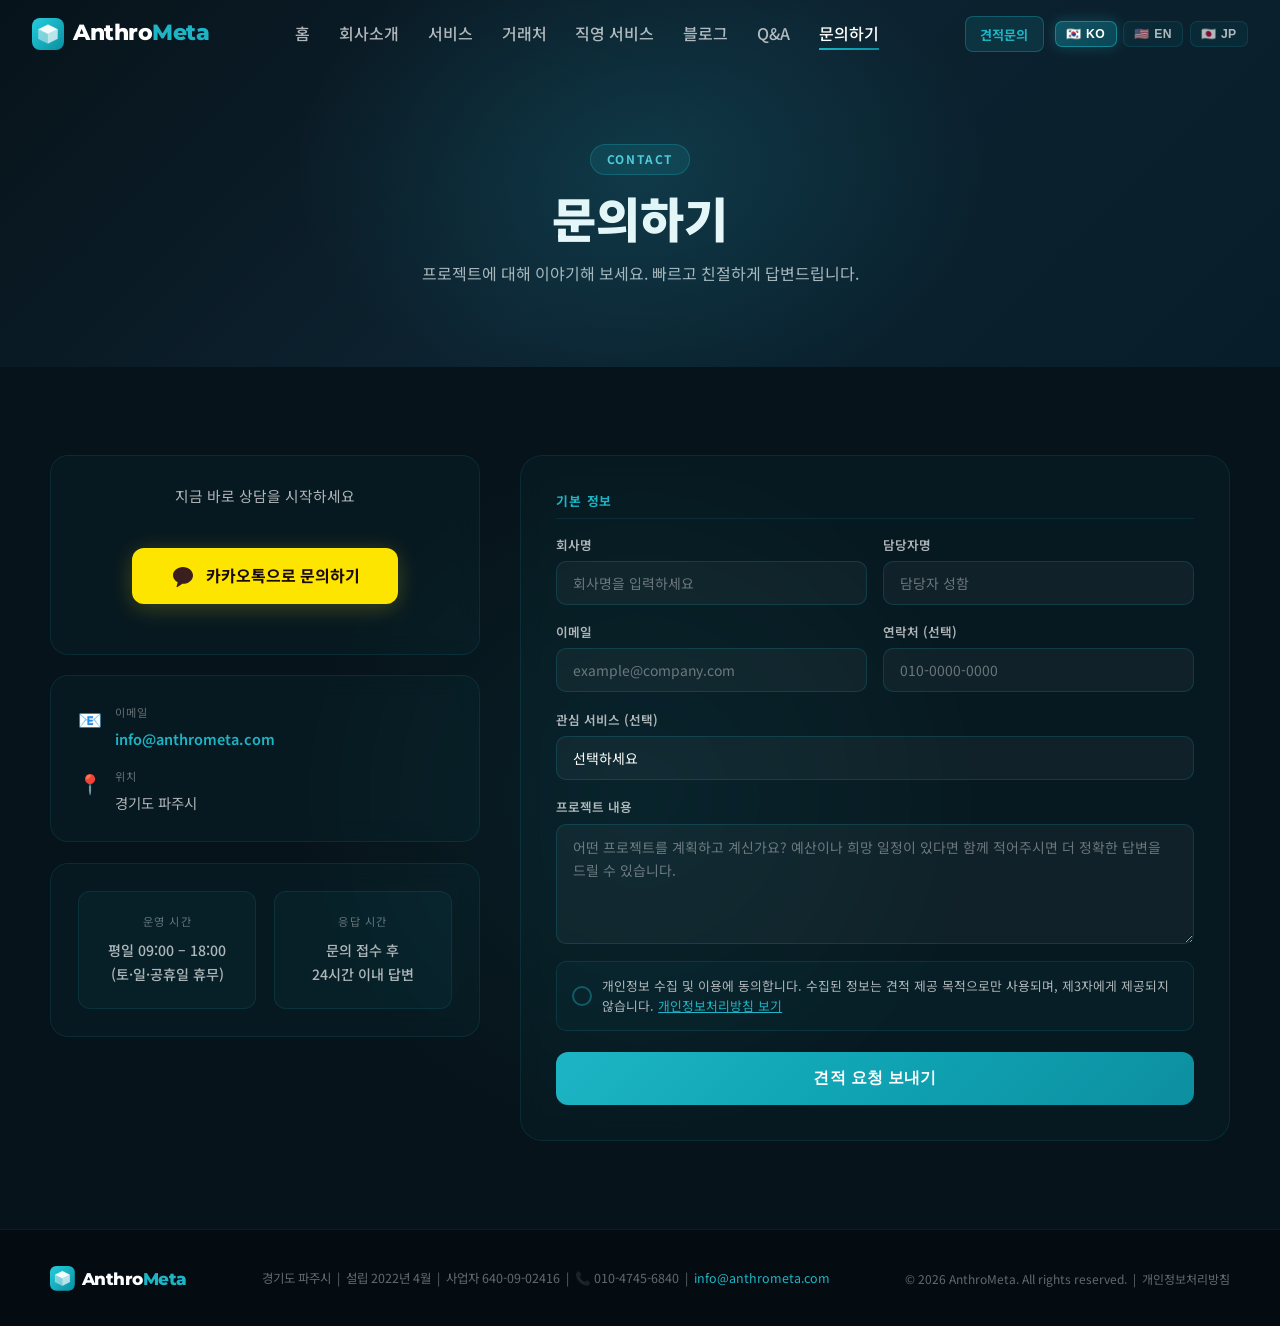
<file: contact.html>
<!DOCTYPE html>
<html lang="ko">
<head>
<meta charset="UTF-8">
<meta name="viewport" content="width=device-width, initial-scale=1.0">
<title>Contact | AnthroMeta 앤트로메타</title>
<meta name="description" content="앤트로메타에 문의하세요. 카카오톡 채널, 이메일, 전화로 빠르게 답변 드립니다.">
<link rel="canonical" href="https://www.anthrometa.com/contact.html">
<meta property="og:title" content="Contact | AnthroMeta 앤트로메타">
<meta property="og:description" content="앤트로메타에 문의하세요. 카카오톡 채널, 이메일, 전화로 빠르게 답변 드립니다.">
<meta property="og:url" content="https://www.anthrometa.com/contact.html">
<meta property="og:type" content="website">
<meta property="og:site_name" content="AnthroMeta">
<meta property="og:locale" content="ko_KR">
<link rel="icon" type="image/svg+xml" href="/favicon.svg">
<link rel="icon" type="image/png" sizes="32x32" href="/favicon-32x32.png">
<link rel="icon" type="image/png" sizes="16x16" href="/favicon-16x16.png">
<link rel="shortcut icon" href="/favicon.ico">
<link rel="apple-touch-icon" sizes="180x180" href="/apple-touch-icon.png">
<link rel="manifest" href="/site.webmanifest">
<link rel="preconnect" href="https://fonts.googleapis.com">
<link rel="preconnect" href="https://fonts.gstatic.com" crossorigin>
<link href="https://fonts.googleapis.com/css2?family=Noto+Sans+KR:wght@300;400;500;700;900&family=Montserrat:wght@300;400;500;700;900&family=Noto+Sans+JP:wght@300;400;500;700;900&display=swap" rel="stylesheet">
<link rel="stylesheet" href="style.css?v=9">
</head>
<body class="lang-ko">

<header id="hdr">
  <a href="index.html" class="logo"><svg class="logo-mark" viewBox="0 0 40 40" fill="none" xmlns="http://www.w3.org/2000/svg"><defs><linearGradient id="amg" x1="0%" y1="0%" x2="100%" y2="100%"><stop offset="0%" stop-color="#24CEDD"/><stop offset="100%" stop-color="#0A8FA0"/></linearGradient></defs><rect width="40" height="40" rx="10" fill="url(#amg)"/><polygon points="20,8 32,14 20,20 8,14" fill="rgba(255,255,255,0.95)"/><polygon points="8,14 20,20 20,32 8,26" fill="rgba(255,255,255,0.45)"/><polygon points="32,14 20,20 20,32 32,26" fill="rgba(255,255,255,0.7)"/><polyline points="20,8 8,14 8,26 20,32 32,26 32,14 20,8" stroke="rgba(255,255,255,0.35)" stroke-width="0.5" stroke-linejoin="round" fill="none"/><line x1="20" y1="20" x2="20" y2="32" stroke="rgba(255,255,255,0.35)" stroke-width="0.5"/><line x1="8" y1="14" x2="20" y2="20" stroke="rgba(255,255,255,0.35)" stroke-width="0.5"/><line x1="32" y1="14" x2="20" y2="20" stroke="rgba(255,255,255,0.35)" stroke-width="0.5"/></svg><span><span class="l-anthro">Anthro</span><span class="l-meta" data-notrans>Meta</span></span></a>
  <nav class="nav-links">
    <a href="index.html"    data-page="index.html"    data-i18n="nav_home">홈</a>
    <a href="about.html"   data-page="about.html"    data-i18n="nav_about">회사소개</a>
    <a href="services.html" data-page="services.html" data-i18n="nav_services">서비스</a>
    <a href="clients.html"  data-page="clients.html"  data-i18n="nav_clients">거래처</a>
    <a href="own-services.html" data-page="own-services.html" data-i18n="nav_own">직영 서비스</a>
    <a href="blog.html"    data-page="blog.html"     data-i18n="nav_blog">블로그</a>
    <a href="qa.html"       data-page="qa.html"       data-i18n="nav_qa">Q&amp;A</a>
    <a href="contact.html"  data-page="contact.html"  data-i18n="nav_contact">문의하기</a>
  </nav>
  <div class="nav-right">
    <a href="quote.html" class="nav-quote" data-i18n="nav_quote">견적문의</a>
    <button class="lb active" onclick="setLang('ko')" id="bko">🇰🇷 <span class="ll">KO</span></button>
    <button class="lb"        onclick="setLang('en')" id="ben">🇺🇸 <span class="ll">EN</span></button>
    <button class="lb"        onclick="setLang('ja')" id="bja">🇯🇵 <span class="ll">JP</span></button>
    <button class="burger" id="burg" onclick="toggleMenu()" aria-label="Menu">
      <span></span><span></span><span></span>
    </button>
  </div>
</header>
<nav class="mnav" id="mnav">
  <a href="index.html"    onclick="closeMenu()" data-page="index.html"    data-i18n="nav_home">홈</a>
  <a href="quote.html"   onclick="closeMenu()" data-page="quote.html"   data-i18n="nav_quote" class="mnav-quote">견적문의</a>
  <a href="about.html"   onclick="closeMenu()" data-page="about.html"   data-i18n="nav_about">회사소개</a>
  <a href="services.html" onclick="closeMenu()" data-page="services.html" data-i18n="nav_services">서비스</a>
  <a href="clients.html"  onclick="closeMenu()" data-page="clients.html"  data-i18n="nav_clients">거래처</a>
  <a href="own-services.html" onclick="closeMenu()" data-page="own-services.html" data-i18n="nav_own">직영 서비스</a>
  <a href="blog.html"    onclick="closeMenu()" data-page="blog.html"    data-i18n="nav_blog">블로그</a>
  <a href="qa.html"       onclick="closeMenu()" data-page="qa.html"       data-i18n="nav_qa">Q&amp;A</a>
  <a href="contact.html"  onclick="closeMenu()" data-page="contact.html"  data-i18n="nav_contact">문의하기</a>
</nav>

<div class="page-banner">
  <div class="stag" data-i18n="ct_tag">CONTACT</div>
  <h1 data-i18n="ct_title">문의하기</h1>
  <p data-i18n="ct_desc">프로젝트에 대해 이야기해 보세요. 빠르고 친절하게 답변드립니다.</p>
</div>

<section id="contact-page">
  <div class="inner">
    <div class="quote-wrap">

      <!-- LEFT: 연락처 정보 -->
      <div class="quote-info reveal">

        <div class="quote-info-card" style="text-align:center">
          <p style="font-size:.92rem;color:var(--txt2);margin-bottom:1.1rem" data-i18n="ct_sub">지금 바로 상담을 시작하세요</p>
          <a href="http://pf.kakao.com/_PPgGX" class="kbtn" target="_blank" rel="noopener" style="display:inline-flex">
            <svg class="kico" viewBox="0 0 24 24" fill="none" xmlns="http://www.w3.org/2000/svg">
              <path d="M12 3C6.48 3 2 6.71 2 11.3c0 2.94 1.87 5.53 4.7 7.06l-1.2 4.36c-.1.37.32.66.65.46l5.3-3.42c.18.01.36.02.55.02 5.52 0 10-3.71 10-8.3C22 6.71 17.52 3 12 3z" fill="#3B1F1F"/>
            </svg>
            <span data-i18n="ct_kbtn">카카오톡으로 문의하기</span>
          </a>
        </div>

        <div class="quote-info-card">
          <div style="display:flex;flex-direction:column;gap:1rem">
            <div style="display:flex;align-items:flex-start;gap:.8rem">
              <span style="font-size:1.2rem">📧</span>
              <div>
                <div style="font-size:.7rem;color:var(--txt3);letter-spacing:1px;text-transform:uppercase;margin-bottom:.3rem" data-i18n="ct_el">이메일</div>
                <a href="mailto:info@anthrometa.com" style="color:var(--teal);text-decoration:none;font-size:.9rem;font-weight:600">info@anthrometa.com</a>
              </div>
            </div>
            <div style="display:flex;align-items:flex-start;gap:.8rem">
              <span style="font-size:1.2rem">📍</span>
              <div>
                <div style="font-size:.7rem;color:var(--txt3);letter-spacing:1px;text-transform:uppercase;margin-bottom:.3rem" data-i18n="ct_ll">위치</div>
                <div style="font-size:.9rem;color:var(--txt2)" data-i18n="ct_loc">경기도 파주시</div>
              </div>
            </div>
          </div>
        </div>

        <div class="quote-info-card">
          <div class="ct-extras" style="margin-top:0">
            <div class="ct-extra-card">
              <div class="ct-extra-title" data-i18n="ct_hrs_title">운영 시간</div>
              <div class="ct-extra-val" data-i18n="ct_hrs">평일 09:00 – 18:00
(토·일·공휴일 휴무)</div>
            </div>
            <div class="ct-extra-card">
              <div class="ct-extra-title" data-i18n="ct_resp_title">응답 시간</div>
              <div class="ct-extra-val" data-i18n="ct_resp">문의 접수 후
24시간 이내 답변</div>
            </div>
          </div>
        </div>

      </div>

      <!-- RIGHT: 문의 양식 -->
      <div class="reveal">
        <div class="qform" id="contact-form-wrap">
          <form id="contact-form" onsubmit="submitContact(event)">

            <div class="form-section-title" data-i18n="qt_f_basic">기본 정보</div>
            <div class="form-row">
              <div class="form-group">
                <label class="form-label" data-i18n="qt_f_company">회사명 <span class="req">*</span></label>
                <input type="text" name="company" placeholder="회사명을 입력하세요" required>
              </div>
              <div class="form-group">
                <label class="form-label" data-i18n="qt_f_name">담당자명 <span class="req">*</span></label>
                <input type="text" name="name" placeholder="담당자 성함" required>
              </div>
            </div>
            <div class="form-row">
              <div class="form-group">
                <label class="form-label" data-i18n="qt_f_email">이메일 <span class="req">*</span></label>
                <input type="email" name="email" placeholder="example@company.com" required>
              </div>
              <div class="form-group">
                <label class="form-label" data-i18n="qt_f_phone">연락처 (선택)</label>
                <input type="tel" name="phone" placeholder="010-0000-0000">
              </div>
            </div>
            <div class="form-group">
              <label class="form-label" data-i18n="qt_f_svc_select">관심 서비스 (선택)</label>
              <select name="svc">
                <option value="" data-i18n="qt_svc0">선택하세요</option>
                <option value="ERP 솔루션" data-i18n="s1t">ERP 솔루션</option>
                <option value="홈페이지 제작" data-i18n="s2t">홈페이지 제작</option>
                <option value="카탈로그 디자인" data-i18n="s3t">카탈로그 디자인</option>
                <option value="ISMS 컨설팅" data-i18n="s4t">ISMS 컨설팅</option>
                <option value="취약점 점검·모의해킹" data-i18n="s5t">취약점 점검 · 모의해킹</option>
                <option value="로컬 LLM AI 솔루션" data-i18n="s6t">로컬 LLM AI 솔루션</option>
                <option value="기타" data-i18n="qt_svc_other">기타 / 협의 필요</option>
              </select>
            </div>
            <div class="form-group">
              <label class="form-label" data-i18n="qt_f_desc">프로젝트 내용 <span class="req">*</span></label>
              <textarea name="desc" placeholder="어떤 프로젝트를 계획하고 계신가요? 예산이나 희망 일정이 있다면 함께 적어주시면 더 정확한 답변을 드릴 수 있습니다." required></textarea>
            </div>

            <label class="form-agree-label">
              <input type="checkbox" required>
              <span data-i18n="qt_agree">개인정보 수집 및 이용에 동의합니다. 수집된 정보는 견적 제공 목적으로만 사용되며, 제3자에게 제공되지 않습니다.</span>
            </label>

            <button type="submit" class="form-submit" data-i18n="qt_submit">견적 요청 보내기</button>
          </form>

          <div class="form-success" id="contact-success" style="display:none">
            <div class="fs-ico">✅</div>
            <h3 data-i18n="qt_ok_t">견적 요청이 접수됐습니다!</h3>
            <p data-i18n="qt_ok_p">24시간 이내에 담당자가 연락드리겠습니다.<br>급한 문의는 카카오톡 채널을 이용해 주세요.</p>
            <a href="index.html" class="btn-p" style="display:inline-block;margin-top:1.5rem" data-i18n="qt_ok_btn">홈으로 돌아가기</a>
          </div>
        </div>
      </div>

    </div>
  </div>
</section>

<footer>
  <div class="fi2">
    <div class="flogo"><svg class="logo-mark" viewBox="0 0 40 40" fill="none" xmlns="http://www.w3.org/2000/svg"><defs><linearGradient id="amg" x1="0%" y1="0%" x2="100%" y2="100%"><stop offset="0%" stop-color="#24CEDD"/><stop offset="100%" stop-color="#0A8FA0"/></linearGradient></defs><rect width="40" height="40" rx="10" fill="url(#amg)"/><polygon points="20,8 32,14 20,20 8,14" fill="rgba(255,255,255,0.95)"/><polygon points="8,14 20,20 20,32 8,26" fill="rgba(255,255,255,0.45)"/><polygon points="32,14 20,20 20,32 32,26" fill="rgba(255,255,255,0.7)"/><polyline points="20,8 8,14 8,26 20,32 32,26 32,14 20,8" stroke="rgba(255,255,255,0.35)" stroke-width="0.5" stroke-linejoin="round" fill="none"/><line x1="20" y1="20" x2="20" y2="32" stroke="rgba(255,255,255,0.35)" stroke-width="0.5"/><line x1="8" y1="14" x2="20" y2="20" stroke="rgba(255,255,255,0.35)" stroke-width="0.5"/><line x1="32" y1="14" x2="20" y2="20" stroke="rgba(255,255,255,0.35)" stroke-width="0.5"/></svg><span><span class="l-anthro">Anthro</span><span class="l-meta" data-notrans>Meta</span></span></div>
    <div class="fmid">
      <span data-i18n="ft_loc">경기도 파주시</span> &nbsp;|&nbsp;
      <span data-i18n="ft_est">설립 2022년 4월</span> &nbsp;|&nbsp;
      사업자 640-09-02416 &nbsp;|&nbsp;
      📞 010-4745-6840 &nbsp;|&nbsp;
      <a href="mailto:info@anthrometa.com" style="color:var(--teal);text-decoration:none">info@anthrometa.com</a>
    </div>
    <div class="fcopy">© 2026 AnthroMeta. <span data-i18n="ft_r">All rights reserved.</span> &nbsp;|&nbsp; <a href="privacy.html" style="color:var(--txt3);text-decoration:none">개인정보처리방침</a></div>
  </div>
</footer>

<script src="main.js"></script>
<script>
function submitContact(e) {
  e.preventDefault();
  var f = e.target;
  var body = '[앤트로메타 문의]\n\n관심 서비스: ' + (f.svc.value||'미선택') + '\n회사명: ' + f.company.value + '\n담당자: ' + f.name.value + '\n이메일: ' + f.email.value + '\n연락처: ' + (f.phone.value||'미기재') + '\n\n내용:\n' + f.desc.value;
  window.location.href = 'mailto:info@anthrometa.com?subject=[문의] ' + encodeURIComponent(f.company.value) + '&body=' + encodeURIComponent(body);
  document.getElementById('contact-form').style.display = 'none';
  document.getElementById('contact-success').style.display = 'block';
}
</script>
</body>
</html>
</file>
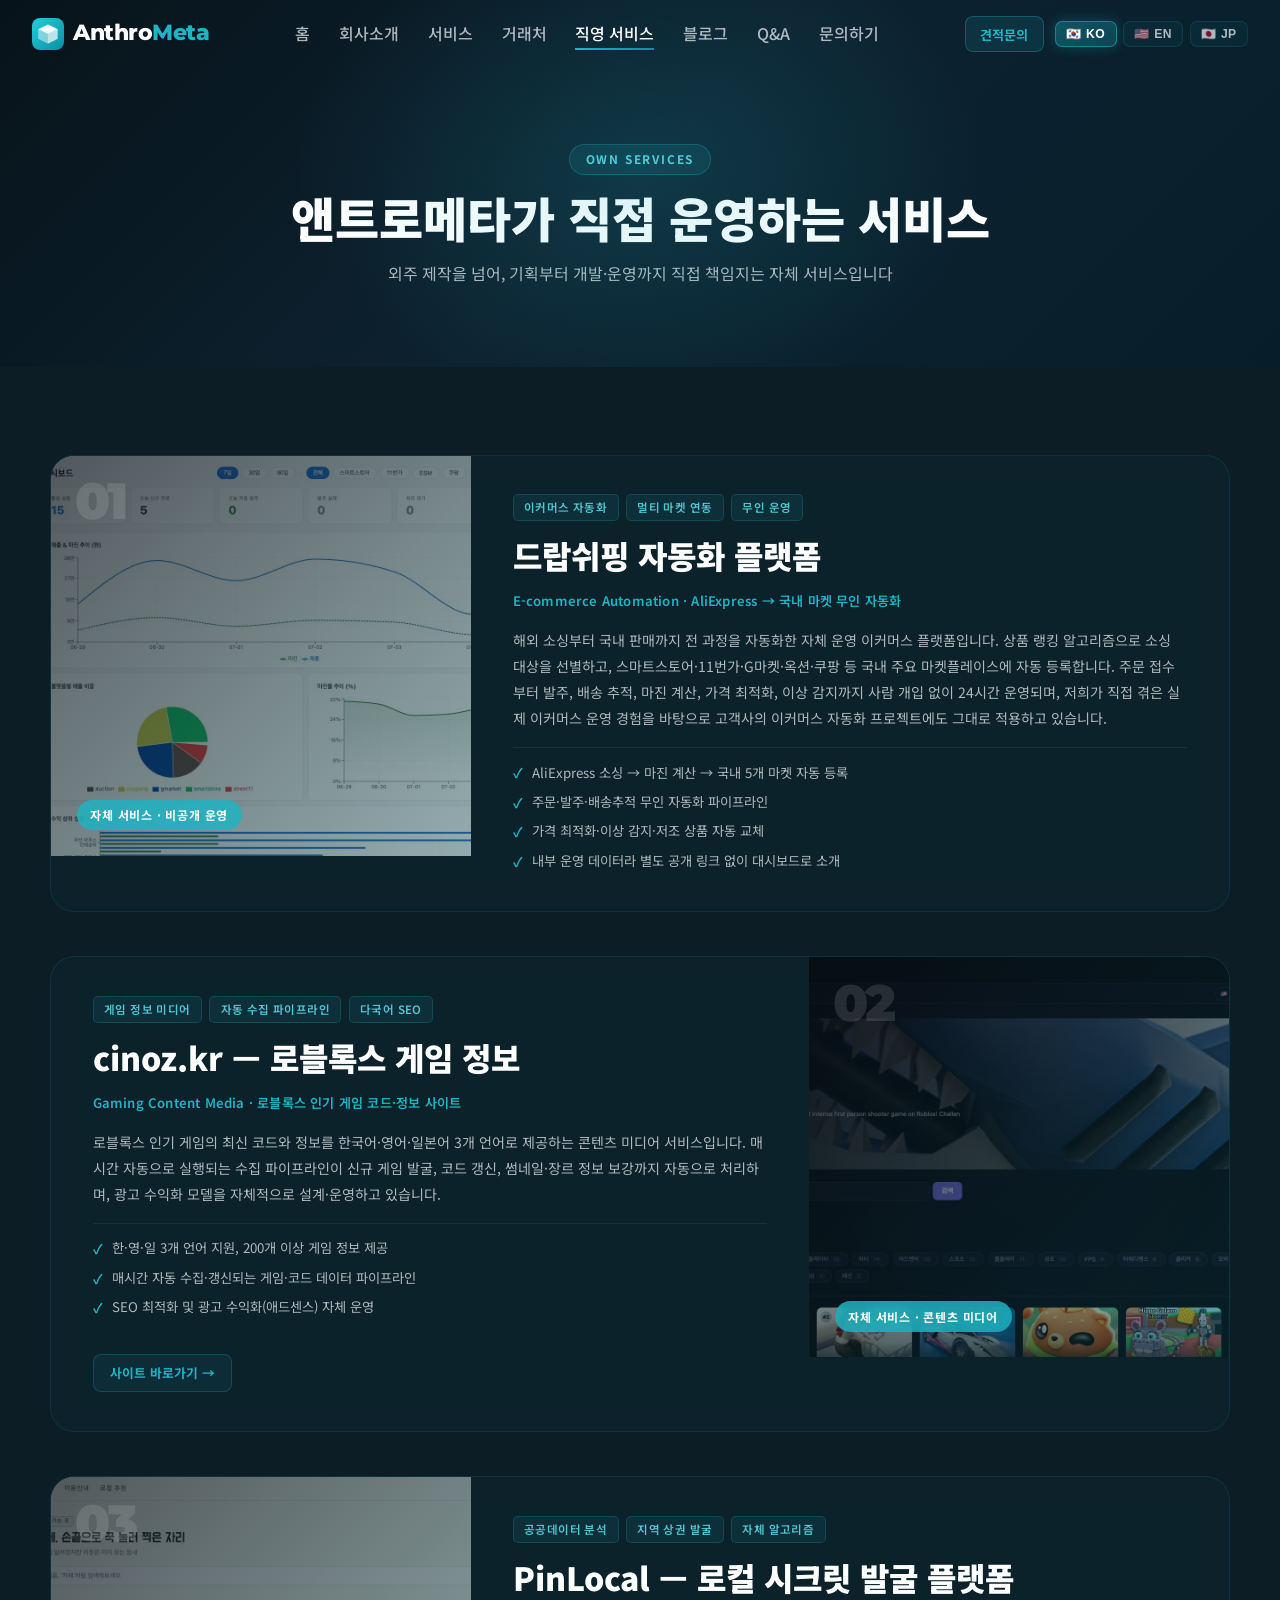
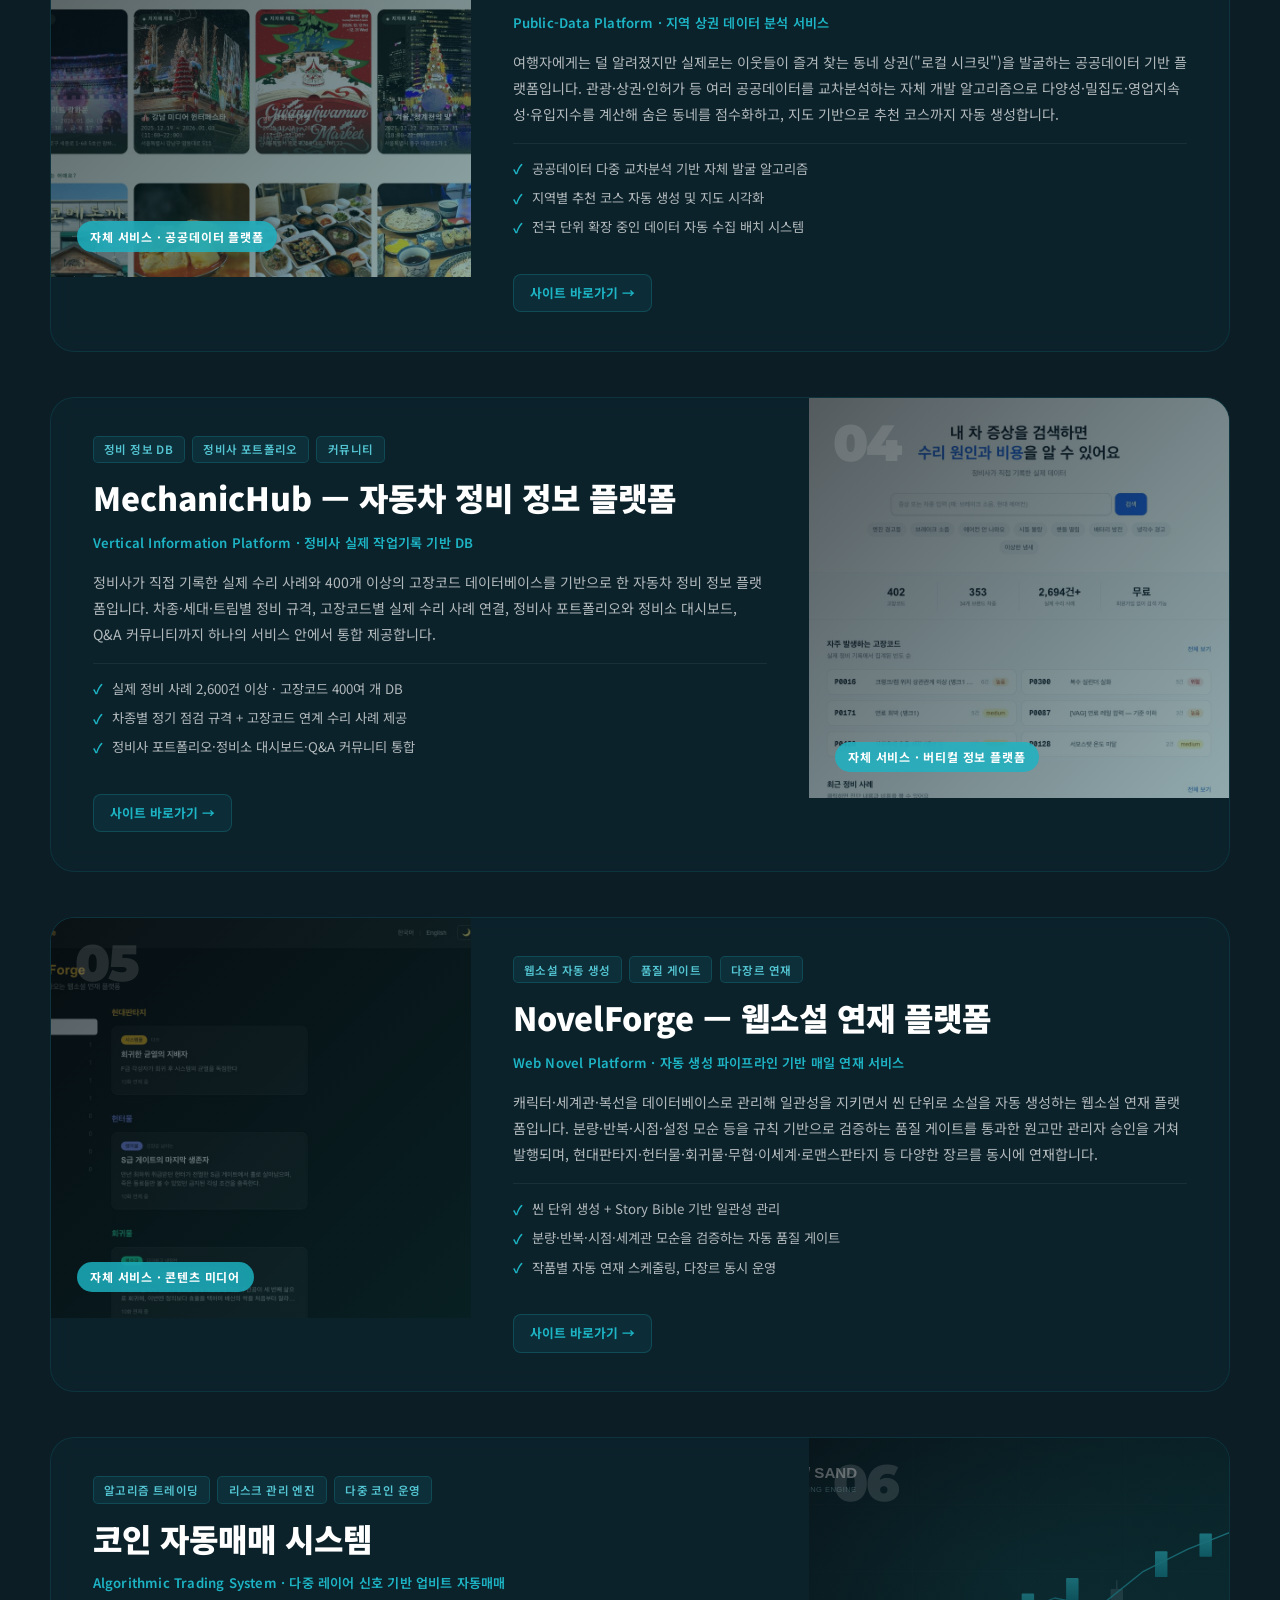
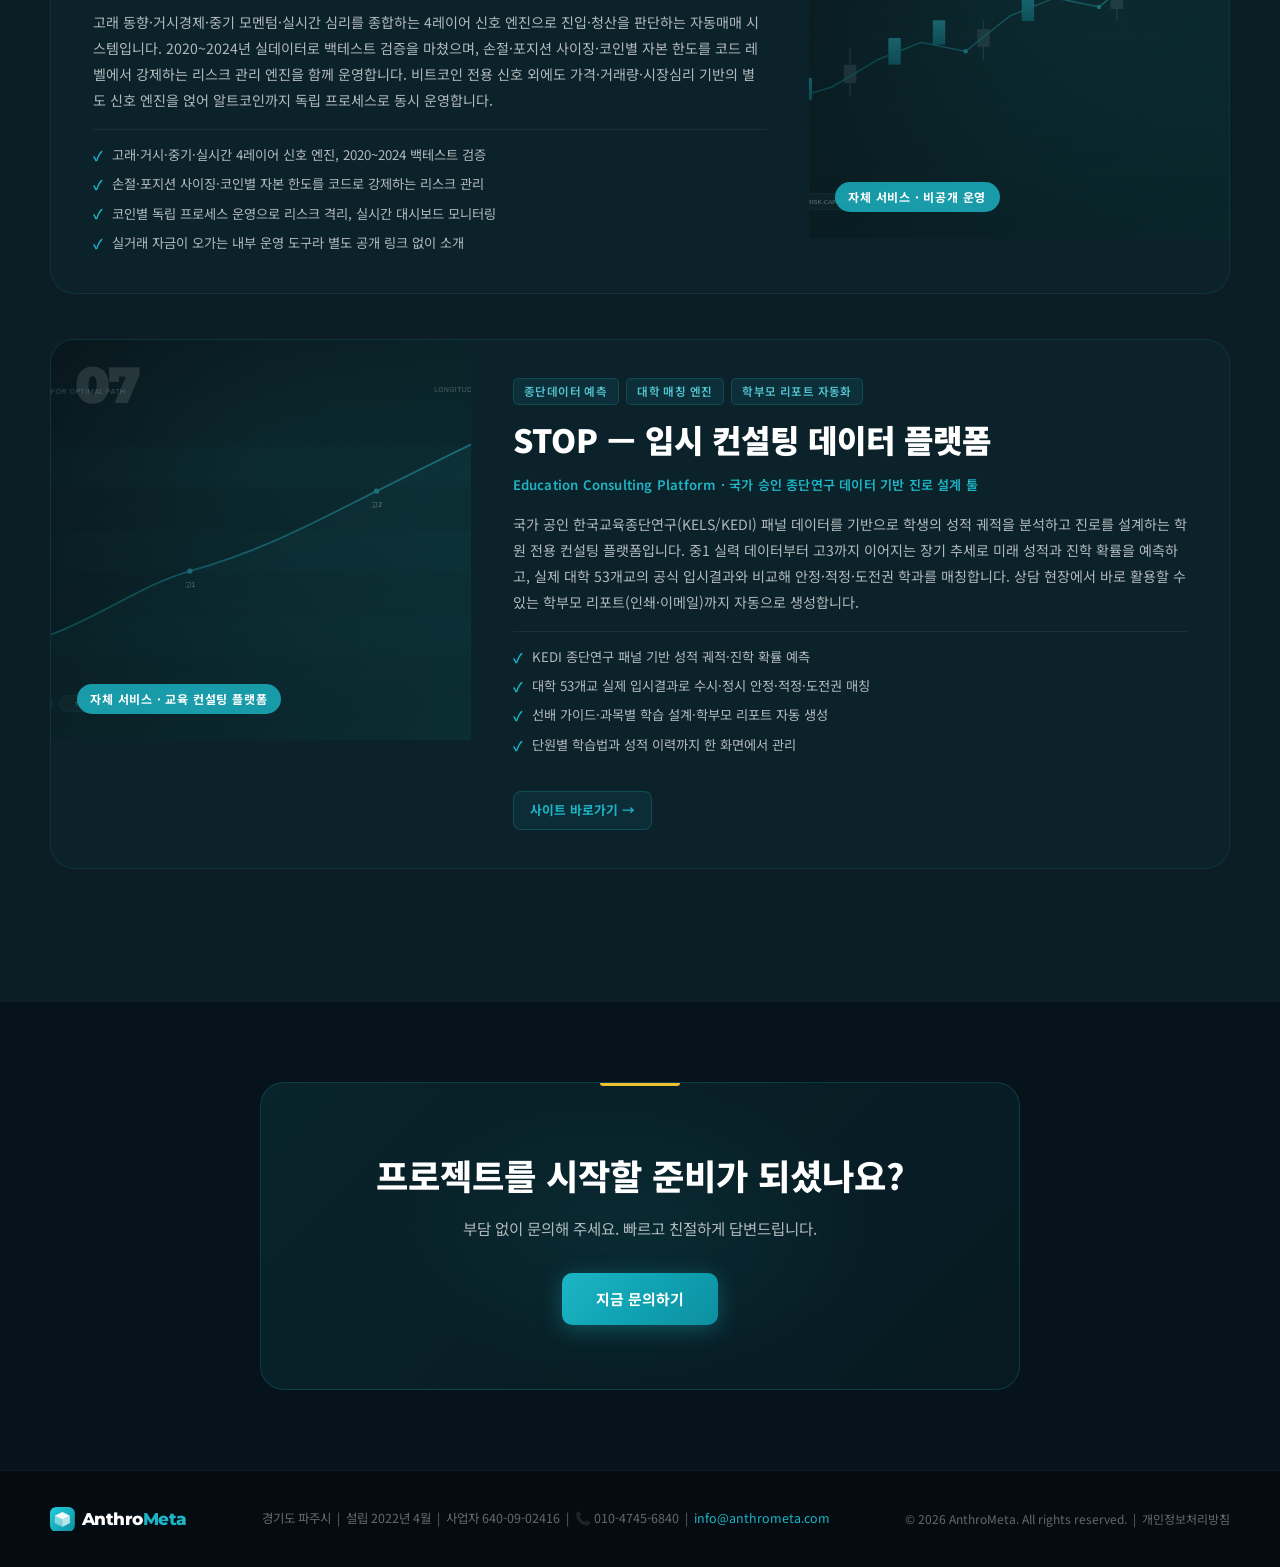
<file: own-services.html>
<!DOCTYPE html>
<html lang="ko">
<head>
<meta charset="UTF-8">
<meta name="viewport" content="width=device-width, initial-scale=1.0">
<title>Own Services | AnthroMeta 앤트로메타</title>
<meta name="description" content="앤트로메타가 직접 기획·개발·운영하는 자체 서비스: 드랍쉬핑 자동화, cinoz.kr, PinLocal, MechanicHub, NovelForge, STOP, 코인 자동매매 시스템">
<link rel="canonical" href="https://www.anthrometa.com/own-services.html">
<meta property="og:title" content="Own Services | AnthroMeta 앤트로메타">
<meta property="og:description" content="앤트로메타가 직접 기획·개발·운영하는 자체 서비스: 드랍쉬핑 자동화, cinoz.kr, PinLocal, MechanicHub, NovelForge, STOP, 코인 자동매매 시스템">
<meta property="og:url" content="https://www.anthrometa.com/own-services.html">
<meta property="og:type" content="website">
<meta property="og:site_name" content="AnthroMeta">
<meta property="og:locale" content="ko_KR">
<link rel="icon" type="image/svg+xml" href="/favicon.svg">
<link rel="icon" type="image/png" sizes="32x32" href="/favicon-32x32.png">
<link rel="icon" type="image/png" sizes="16x16" href="/favicon-16x16.png">
<link rel="shortcut icon" href="/favicon.ico">
<link rel="apple-touch-icon" sizes="180x180" href="/apple-touch-icon.png">
<link rel="manifest" href="/site.webmanifest">
<link rel="preconnect" href="https://fonts.googleapis.com">
<link rel="preconnect" href="https://fonts.gstatic.com" crossorigin>
<link href="https://fonts.googleapis.com/css2?family=Noto+Sans+KR:wght@300;400;500;700;900&family=Montserrat:wght@300;400;500;700;900&family=Noto+Sans+JP:wght@300;400;500;700;900&display=swap" rel="stylesheet">
<link rel="stylesheet" href="style.css?v=9">
</head>
<body class="lang-ko">

<header id="hdr">
  <a href="index.html" class="logo"><svg class="logo-mark" viewBox="0 0 40 40" fill="none" xmlns="http://www.w3.org/2000/svg"><defs><linearGradient id="amg" x1="0%" y1="0%" x2="100%" y2="100%"><stop offset="0%" stop-color="#24CEDD"/><stop offset="100%" stop-color="#0A8FA0"/></linearGradient></defs><rect width="40" height="40" rx="10" fill="url(#amg)"/><polygon points="20,8 32,14 20,20 8,14" fill="rgba(255,255,255,0.95)"/><polygon points="8,14 20,20 20,32 8,26" fill="rgba(255,255,255,0.45)"/><polygon points="32,14 20,20 20,32 32,26" fill="rgba(255,255,255,0.7)"/><polyline points="20,8 8,14 8,26 20,32 32,26 32,14 20,8" stroke="rgba(255,255,255,0.35)" stroke-width="0.5" stroke-linejoin="round" fill="none"/><line x1="20" y1="20" x2="20" y2="32" stroke="rgba(255,255,255,0.35)" stroke-width="0.5"/><line x1="8" y1="14" x2="20" y2="20" stroke="rgba(255,255,255,0.35)" stroke-width="0.5"/><line x1="32" y1="14" x2="20" y2="20" stroke="rgba(255,255,255,0.35)" stroke-width="0.5"/></svg><span><span class="l-anthro">Anthro</span><span class="l-meta" data-notrans>Meta</span></span></a>
  <nav class="nav-links">
    <a href="index.html"    data-page="index.html"    data-i18n="nav_home">홈</a>
    <a href="about.html"   data-page="about.html"    data-i18n="nav_about">회사소개</a>
    <a href="services.html" data-page="services.html" data-i18n="nav_services">서비스</a>
    <a href="clients.html"  data-page="clients.html"  data-i18n="nav_clients">거래처</a>
    <a href="own-services.html" data-page="own-services.html" data-i18n="nav_own">직영 서비스</a>
    <a href="blog.html"    data-page="blog.html"     data-i18n="nav_blog">블로그</a>
    <a href="qa.html"       data-page="qa.html"       data-i18n="nav_qa">Q&amp;A</a>
    <a href="contact.html"  data-page="contact.html"  data-i18n="nav_contact">문의하기</a>
  </nav>
  <div class="nav-right">
    <a href="quote.html" class="nav-quote" data-i18n="nav_quote">견적문의</a>
    <button class="lb active" onclick="setLang('ko')" id="bko">🇰🇷 <span class="ll">KO</span></button>
    <button class="lb"        onclick="setLang('en')" id="ben">🇺🇸 <span class="ll">EN</span></button>
    <button class="lb"        onclick="setLang('ja')" id="bja">🇯🇵 <span class="ll">JP</span></button>
    <button class="burger" id="burg" onclick="toggleMenu()" aria-label="Menu">
      <span></span><span></span><span></span>
    </button>
  </div>
</header>
<nav class="mnav" id="mnav">
  <a href="index.html"    onclick="closeMenu()" data-page="index.html"    data-i18n="nav_home">홈</a>
  <a href="quote.html"   onclick="closeMenu()" data-page="quote.html"   data-i18n="nav_quote" class="mnav-quote">견적문의</a>
  <a href="about.html"   onclick="closeMenu()" data-page="about.html"   data-i18n="nav_about">회사소개</a>
  <a href="services.html" onclick="closeMenu()" data-page="services.html" data-i18n="nav_services">서비스</a>
  <a href="clients.html"  onclick="closeMenu()" data-page="clients.html"  data-i18n="nav_clients">거래처</a>
  <a href="own-services.html" onclick="closeMenu()" data-page="own-services.html" data-i18n="nav_own">직영 서비스</a>
  <a href="blog.html"    onclick="closeMenu()" data-page="blog.html"    data-i18n="nav_blog">블로그</a>
  <a href="qa.html"       onclick="closeMenu()" data-page="qa.html"       data-i18n="nav_qa">Q&amp;A</a>
  <a href="contact.html"  onclick="closeMenu()" data-page="contact.html"  data-i18n="nav_contact">문의하기</a>
</nav>

<!-- PAGE BANNER -->
<div class="page-banner">
  <div class="stag" data-i18n="own_tag">OWN SERVICES</div>
  <h1 data-i18n="own_title">앤트로메타가 직접 운영하는 서비스</h1>
  <p data-i18n="own_desc">외주 제작을 넘어, 기획부터 개발·운영까지 직접 책임지는 자체 서비스입니다</p>
</div>

<section id="own-services-page" style="background:var(--bg2)">
  <div class="inner">

    <!-- 01 드랍쉬핑 자동화 -->
    <div class="ref-card reveal">
      <div class="ref-img-wrap">
        <img
          src="images/services/dropshipping-dashboard.jpg"
          alt="드랍쉬핑 자동화 관리자 대시보드"
          loading="lazy"
        />
        <div class="ref-img-overlay">
          <span class="ref-num">01</span>
          <span class="ref-cat-badge" data-i18n="os1_cat">자체 서비스 · 비공개 운영</span>
        </div>
      </div>
      <div class="ref-body">
        <div class="ref-tags-row">
          <span class="ref-tag" data-i18n="os1_t1">이커머스 자동화</span>
          <span class="ref-tag" data-i18n="os1_t2">멀티 마켓 연동</span>
          <span class="ref-tag" data-i18n="os1_t3">무인 운영</span>
        </div>
        <h3 class="ref-name" data-i18n="os1_name">드랍쉬핑 자동화 플랫폼</h3>
        <p class="ref-subtitle" data-i18n="os1_sub">E-commerce Automation · AliExpress → 국내 마켓 무인 자동화</p>
        <p class="ref-desc" data-i18n="os1_desc">
          해외 소싱부터 국내 판매까지 전 과정을 자동화한 자체 운영 이커머스 플랫폼입니다. 상품 랭킹 알고리즘으로 소싱 대상을 선별하고, 스마트스토어·11번가·G마켓·옥션·쿠팡 등 국내 주요 마켓플레이스에 자동 등록합니다. 주문 접수부터 발주, 배송 추적, 마진 계산, 가격 최적화, 이상 감지까지 사람 개입 없이 24시간 운영되며, 저희가 직접 겪은 실제 이커머스 운영 경험을 바탕으로 고객사의 이커머스 자동화 프로젝트에도 그대로 적용하고 있습니다.
        </p>
        <ul class="ref-list">
          <li data-i18n="os1_l1">AliExpress 소싱 → 마진 계산 → 국내 5개 마켓 자동 등록</li>
          <li data-i18n="os1_l2">주문·발주·배송추적 무인 자동화 파이프라인</li>
          <li data-i18n="os1_l3">가격 최적화·이상 감지·저조 상품 자동 교체</li>
          <li data-i18n="os1_l4">내부 운영 데이터라 별도 공개 링크 없이 대시보드로 소개</li>
        </ul>
      </div>
    </div>

    <!-- 02 로블록스 게임 정보 -->
    <div class="ref-card ref-card-reverse reveal">
      <div class="ref-img-wrap">
        <img
          src="images/services/roblox-games.jpg"
          alt="cinoz.kr 로블록스 게임 정보 사이트"
          loading="lazy"
        />
        <div class="ref-img-overlay">
          <span class="ref-num">02</span>
          <span class="ref-cat-badge" data-i18n="os2_cat">자체 서비스 · 콘텐츠 미디어</span>
        </div>
      </div>
      <div class="ref-body">
        <div class="ref-tags-row">
          <span class="ref-tag" data-i18n="os2_t1">게임 정보 미디어</span>
          <span class="ref-tag" data-i18n="os2_t2">자동 수집 파이프라인</span>
          <span class="ref-tag" data-i18n="os2_t3">다국어 SEO</span>
        </div>
        <h3 class="ref-name" data-i18n="os2_name">cinoz.kr — 로블록스 게임 정보</h3>
        <p class="ref-subtitle" data-i18n="os2_sub">Gaming Content Media · 로블록스 인기 게임 코드·정보 사이트</p>
        <p class="ref-desc" data-i18n="os2_desc">
          로블록스 인기 게임의 최신 코드와 정보를 한국어·영어·일본어 3개 언어로 제공하는 콘텐츠 미디어 서비스입니다. 매시간 자동으로 실행되는 수집 파이프라인이 신규 게임 발굴, 코드 갱신, 썸네일·장르 정보 보강까지 자동으로 처리하며, 광고 수익화 모델을 자체적으로 설계·운영하고 있습니다.
        </p>
        <ul class="ref-list">
          <li data-i18n="os2_l1">한·영·일 3개 언어 지원, 200개 이상 게임 정보 제공</li>
          <li data-i18n="os2_l2">매시간 자동 수집·갱신되는 게임·코드 데이터 파이프라인</li>
          <li data-i18n="os2_l3">SEO 최적화 및 광고 수익화(애드센스) 자체 운영</li>
        </ul>
        <a href="https://www.cinoz.kr" target="_blank" rel="noopener" class="sc-cta" data-i18n="own_cta">사이트 바로가기 →</a>
      </div>
    </div>

    <!-- 03 핀로컬 -->
    <div class="ref-card reveal">
      <div class="ref-img-wrap">
        <img
          src="images/services/pinlocal.jpg"
          alt="PinLocal 로컬 상권 발굴 플랫폼"
          loading="lazy"
        />
        <div class="ref-img-overlay">
          <span class="ref-num">03</span>
          <span class="ref-cat-badge" data-i18n="os3_cat">자체 서비스 · 공공데이터 플랫폼</span>
        </div>
      </div>
      <div class="ref-body">
        <div class="ref-tags-row">
          <span class="ref-tag" data-i18n="os3_t1">공공데이터 분석</span>
          <span class="ref-tag" data-i18n="os3_t2">지역 상권 발굴</span>
          <span class="ref-tag" data-i18n="os3_t3">자체 알고리즘</span>
        </div>
        <h3 class="ref-name" data-i18n="os3_name">PinLocal — 로컬 시크릿 발굴 플랫폼</h3>
        <p class="ref-subtitle" data-i18n="os3_sub">Public-Data Platform · 지역 상권 데이터 분석 서비스</p>
        <p class="ref-desc" data-i18n="os3_desc">
          여행자에게는 덜 알려졌지만 실제로는 이웃들이 즐겨 찾는 동네 상권("로컬 시크릿")을 발굴하는 공공데이터 기반 플랫폼입니다. 관광·상권·인허가 등 여러 공공데이터를 교차분석하는 자체 개발 알고리즘으로 다양성·밀집도·영업지속성·유입지수를 계산해 숨은 동네를 점수화하고, 지도 기반으로 추천 코스까지 자동 생성합니다.
        </p>
        <ul class="ref-list">
          <li data-i18n="os3_l1">공공데이터 다중 교차분석 기반 자체 발굴 알고리즘</li>
          <li data-i18n="os3_l2">지역별 추천 코스 자동 생성 및 지도 시각화</li>
          <li data-i18n="os3_l3">전국 단위 확장 중인 데이터 자동 수집 배치 시스템</li>
        </ul>
        <a href="https://pinlocal.co.kr" target="_blank" rel="noopener" class="sc-cta" data-i18n="own_cta">사이트 바로가기 →</a>
      </div>
    </div>

    <!-- 04 메카닉허브 -->
    <div class="ref-card ref-card-reverse reveal">
      <div class="ref-img-wrap">
        <img
          src="images/services/mechanichub.jpg"
          alt="MechanicHub 자동차 정비 정보 플랫폼"
          loading="lazy"
        />
        <div class="ref-img-overlay">
          <span class="ref-num">04</span>
          <span class="ref-cat-badge" data-i18n="os4_cat">자체 서비스 · 버티컬 정보 플랫폼</span>
        </div>
      </div>
      <div class="ref-body">
        <div class="ref-tags-row">
          <span class="ref-tag" data-i18n="os4_t1">정비 정보 DB</span>
          <span class="ref-tag" data-i18n="os4_t2">정비사 포트폴리오</span>
          <span class="ref-tag" data-i18n="os4_t3">커뮤니티</span>
        </div>
        <h3 class="ref-name" data-i18n="os4_name">MechanicHub — 자동차 정비 정보 플랫폼</h3>
        <p class="ref-subtitle" data-i18n="os4_sub">Vertical Information Platform · 정비사 실제 작업기록 기반 DB</p>
        <p class="ref-desc" data-i18n="os4_desc">
          정비사가 직접 기록한 실제 수리 사례와 400개 이상의 고장코드 데이터베이스를 기반으로 한 자동차 정비 정보 플랫폼입니다. 차종·세대·트림별 정비 규격, 고장코드별 실제 수리 사례 연결, 정비사 포트폴리오와 정비소 대시보드, Q&A 커뮤니티까지 하나의 서비스 안에서 통합 제공합니다.
        </p>
        <ul class="ref-list">
          <li data-i18n="os4_l1">실제 정비 사례 2,600건 이상 · 고장코드 400여 개 DB</li>
          <li data-i18n="os4_l2">차종별 정기 점검 규격 + 고장코드 연계 수리 사례 제공</li>
          <li data-i18n="os4_l3">정비사 포트폴리오·정비소 대시보드·Q&amp;A 커뮤니티 통합</li>
        </ul>
        <a href="https://mechanichub.kr" target="_blank" rel="noopener" class="sc-cta" data-i18n="own_cta">사이트 바로가기 →</a>
      </div>
    </div>

    <!-- 05 노벨포지 -->
    <div class="ref-card reveal">
      <div class="ref-img-wrap">
        <img
          src="images/services/novelforge.jpg"
          alt="NovelForge AI 웹소설 연재 플랫폼"
          loading="lazy"
        />
        <div class="ref-img-overlay">
          <span class="ref-num">05</span>
          <span class="ref-cat-badge" data-i18n="os5_cat">자체 서비스 · 콘텐츠 미디어</span>
        </div>
      </div>
      <div class="ref-body">
        <div class="ref-tags-row">
          <span class="ref-tag" data-i18n="os5_t1">웹소설 자동 생성</span>
          <span class="ref-tag" data-i18n="os5_t2">품질 게이트</span>
          <span class="ref-tag" data-i18n="os5_t3">다장르 연재</span>
        </div>
        <h3 class="ref-name" data-i18n="os5_name">NovelForge — 웹소설 연재 플랫폼</h3>
        <p class="ref-subtitle" data-i18n="os5_sub">Web Novel Platform · 자동 생성 파이프라인 기반 매일 연재 서비스</p>
        <p class="ref-desc" data-i18n="os5_desc">
          캐릭터·세계관·복선을 데이터베이스로 관리해 일관성을 지키면서 씬 단위로 소설을 자동 생성하는 웹소설 연재 플랫폼입니다. 분량·반복·시점·설정 모순 등을 규칙 기반으로 검증하는 품질 게이트를 통과한 원고만 관리자 승인을 거쳐 발행되며, 현대판타지·헌터물·회귀물·무협·이세계·로맨스판타지 등 다양한 장르를 동시에 연재합니다.
        </p>
        <ul class="ref-list">
          <li data-i18n="os5_l1">씬 단위 생성 + Story Bible 기반 일관성 관리</li>
          <li data-i18n="os5_l2">분량·반복·시점·세계관 모순을 검증하는 자동 품질 게이트</li>
          <li data-i18n="os5_l3">작품별 자동 연재 스케줄링, 다장르 동시 운영</li>
        </ul>
        <a href="https://novelforge.co.kr" target="_blank" rel="noopener" class="sc-cta" data-i18n="own_cta">사이트 바로가기 →</a>
      </div>
    </div>

    <!-- 06 코인 자동매매 시스템 -->
    <div class="ref-card ref-card-reverse reveal">
      <div class="ref-img-wrap">
        <img
          src="images/services/trading-bot.svg"
          alt="코인 자동매매 시스템 신호 엔진 일러스트"
          loading="lazy"
        />
        <div class="ref-img-overlay">
          <span class="ref-num">06</span>
          <span class="ref-cat-badge" data-i18n="os6_cat">자체 서비스 · 비공개 운영</span>
        </div>
      </div>
      <div class="ref-body">
        <div class="ref-tags-row">
          <span class="ref-tag" data-i18n="os6_t1">알고리즘 트레이딩</span>
          <span class="ref-tag" data-i18n="os6_t2">리스크 관리 엔진</span>
          <span class="ref-tag" data-i18n="os6_t3">다중 코인 운영</span>
        </div>
        <h3 class="ref-name" data-i18n="os6_name">코인 자동매매 시스템</h3>
        <p class="ref-subtitle" data-i18n="os6_sub">Algorithmic Trading System · 다중 레이어 신호 기반 업비트 자동매매</p>
        <p class="ref-desc" data-i18n="os6_desc">
          고래 동향·거시경제·중기 모멘텀·실시간 심리를 종합하는 4레이어 신호 엔진으로 진입·청산을 판단하는 자동매매 시스템입니다. 2020~2024년 실데이터로 백테스트 검증을 마쳤으며, 손절·포지션 사이징·코인별 자본 한도를 코드 레벨에서 강제하는 리스크 관리 엔진을 함께 운영합니다. 비트코인 전용 신호 외에도 가격·거래량·시장심리 기반의 별도 신호 엔진을 얹어 알트코인까지 독립 프로세스로 동시 운영합니다.
        </p>
        <ul class="ref-list">
          <li data-i18n="os6_l1">고래·거시·중기·실시간 4레이어 신호 엔진, 2020~2024 백테스트 검증</li>
          <li data-i18n="os6_l2">손절·포지션 사이징·코인별 자본 한도를 코드로 강제하는 리스크 관리</li>
          <li data-i18n="os6_l3">코인별 독립 프로세스 운영으로 리스크 격리, 실시간 대시보드 모니터링</li>
          <li data-i18n="os6_l4">실거래 자금이 오가는 내부 운영 도구라 별도 공개 링크 없이 소개</li>
        </ul>
      </div>
    </div>

    <!-- 07 STOP 입시 컨설팅 플랫폼 -->
    <div class="ref-card reveal">
      <div class="ref-img-wrap">
        <img
          src="images/services/stop.svg"
          alt="STOP 입시 컨설팅 플랫폼 성적 궤적 일러스트"
          loading="lazy"
        />
        <div class="ref-img-overlay">
          <span class="ref-num">07</span>
          <span class="ref-cat-badge" data-i18n="os7_cat">자체 서비스 · 교육 컨설팅 플랫폼</span>
        </div>
      </div>
      <div class="ref-body">
        <div class="ref-tags-row">
          <span class="ref-tag" data-i18n="os7_t1">종단데이터 예측</span>
          <span class="ref-tag" data-i18n="os7_t2">대학 매칭 엔진</span>
          <span class="ref-tag" data-i18n="os7_t3">학부모 리포트 자동화</span>
        </div>
        <h3 class="ref-name" data-i18n="os7_name">STOP — 입시 컨설팅 데이터 플랫폼</h3>
        <p class="ref-subtitle" data-i18n="os7_sub">Education Consulting Platform · 국가 승인 종단연구 데이터 기반 진로 설계 툴</p>
        <p class="ref-desc" data-i18n="os7_desc">
          국가 공인 한국교육종단연구(KELS/KEDI) 패널 데이터를 기반으로 학생의 성적 궤적을 분석하고 진로를 설계하는 학원 전용 컨설팅 플랫폼입니다. 중1 실력 데이터부터 고3까지 이어지는 장기 추세로 미래 성적과 진학 확률을 예측하고, 실제 대학 53개교의 공식 입시결과와 비교해 안정·적정·도전권 학과를 매칭합니다. 상담 현장에서 바로 활용할 수 있는 학부모 리포트(인쇄·이메일)까지 자동으로 생성합니다.
        </p>
        <ul class="ref-list">
          <li data-i18n="os7_l1">KEDI 종단연구 패널 기반 성적 궤적·진학 확률 예측</li>
          <li data-i18n="os7_l2">대학 53개교 실제 입시결과로 수시·정시 안정·적정·도전권 매칭</li>
          <li data-i18n="os7_l3">선배 가이드·과목별 학습 설계·학부모 리포트 자동 생성</li>
          <li data-i18n="os7_l4">단원별 학습법과 성적 이력까지 한 화면에서 관리</li>
        </ul>
        <a href="https://stop.anthrometa.com" target="_blank" rel="noopener" class="sc-cta" data-i18n="own_cta">사이트 바로가기 →</a>
      </div>
    </div>

  </div>
</section>

<!-- CTA -->
<div class="cta-section">
  <div class="inner">
    <div class="cta-card reveal">
      <h2 data-i18n="cta_title">프로젝트를 시작할 준비가 되셨나요?</h2>
      <p data-i18n="cta_desc">부담 없이 문의해 주세요. 빠르고 친절하게 답변드립니다.</p>
      <a href="contact.html" class="btn-p" data-i18n="cta_btn">지금 문의하기</a>
    </div>
  </div>
</div>

<footer>
  <div class="fi2">
    <div class="flogo"><svg class="logo-mark" viewBox="0 0 40 40" fill="none" xmlns="http://www.w3.org/2000/svg"><defs><linearGradient id="amg" x1="0%" y1="0%" x2="100%" y2="100%"><stop offset="0%" stop-color="#24CEDD"/><stop offset="100%" stop-color="#0A8FA0"/></linearGradient></defs><rect width="40" height="40" rx="10" fill="url(#amg)"/><polygon points="20,8 32,14 20,20 8,14" fill="rgba(255,255,255,0.95)"/><polygon points="8,14 20,20 20,32 8,26" fill="rgba(255,255,255,0.45)"/><polygon points="32,14 20,20 20,32 32,26" fill="rgba(255,255,255,0.7)"/><polyline points="20,8 8,14 8,26 20,32 32,26 32,14 20,8" stroke="rgba(255,255,255,0.35)" stroke-width="0.5" stroke-linejoin="round" fill="none"/><line x1="20" y1="20" x2="20" y2="32" stroke="rgba(255,255,255,0.35)" stroke-width="0.5"/><line x1="8" y1="14" x2="20" y2="20" stroke="rgba(255,255,255,0.35)" stroke-width="0.5"/><line x1="32" y1="14" x2="20" y2="20" stroke="rgba(255,255,255,0.35)" stroke-width="0.5"/></svg><span><span class="l-anthro">Anthro</span><span class="l-meta" data-notrans>Meta</span></span></div>
    <div class="fmid">
      <span data-i18n="ft_loc">경기도 파주시</span> &nbsp;|&nbsp;
      <span data-i18n="ft_est">설립 2022년 4월</span> &nbsp;|&nbsp;
      사업자 640-09-02416 &nbsp;|&nbsp;
      📞 010-4745-6840 &nbsp;|&nbsp;
      <a href="mailto:info@anthrometa.com" style="color:var(--teal);text-decoration:none">info@anthrometa.com</a>
    </div>
    <div class="fcopy">© 2026 AnthroMeta. <span data-i18n="ft_r">All rights reserved.</span> &nbsp;|&nbsp; <a href="privacy.html" style="color:var(--txt3);text-decoration:none">개인정보처리방침</a></div>
  </div>
</footer>

<script src="main.js"></script>
</body>
</html>
</file>
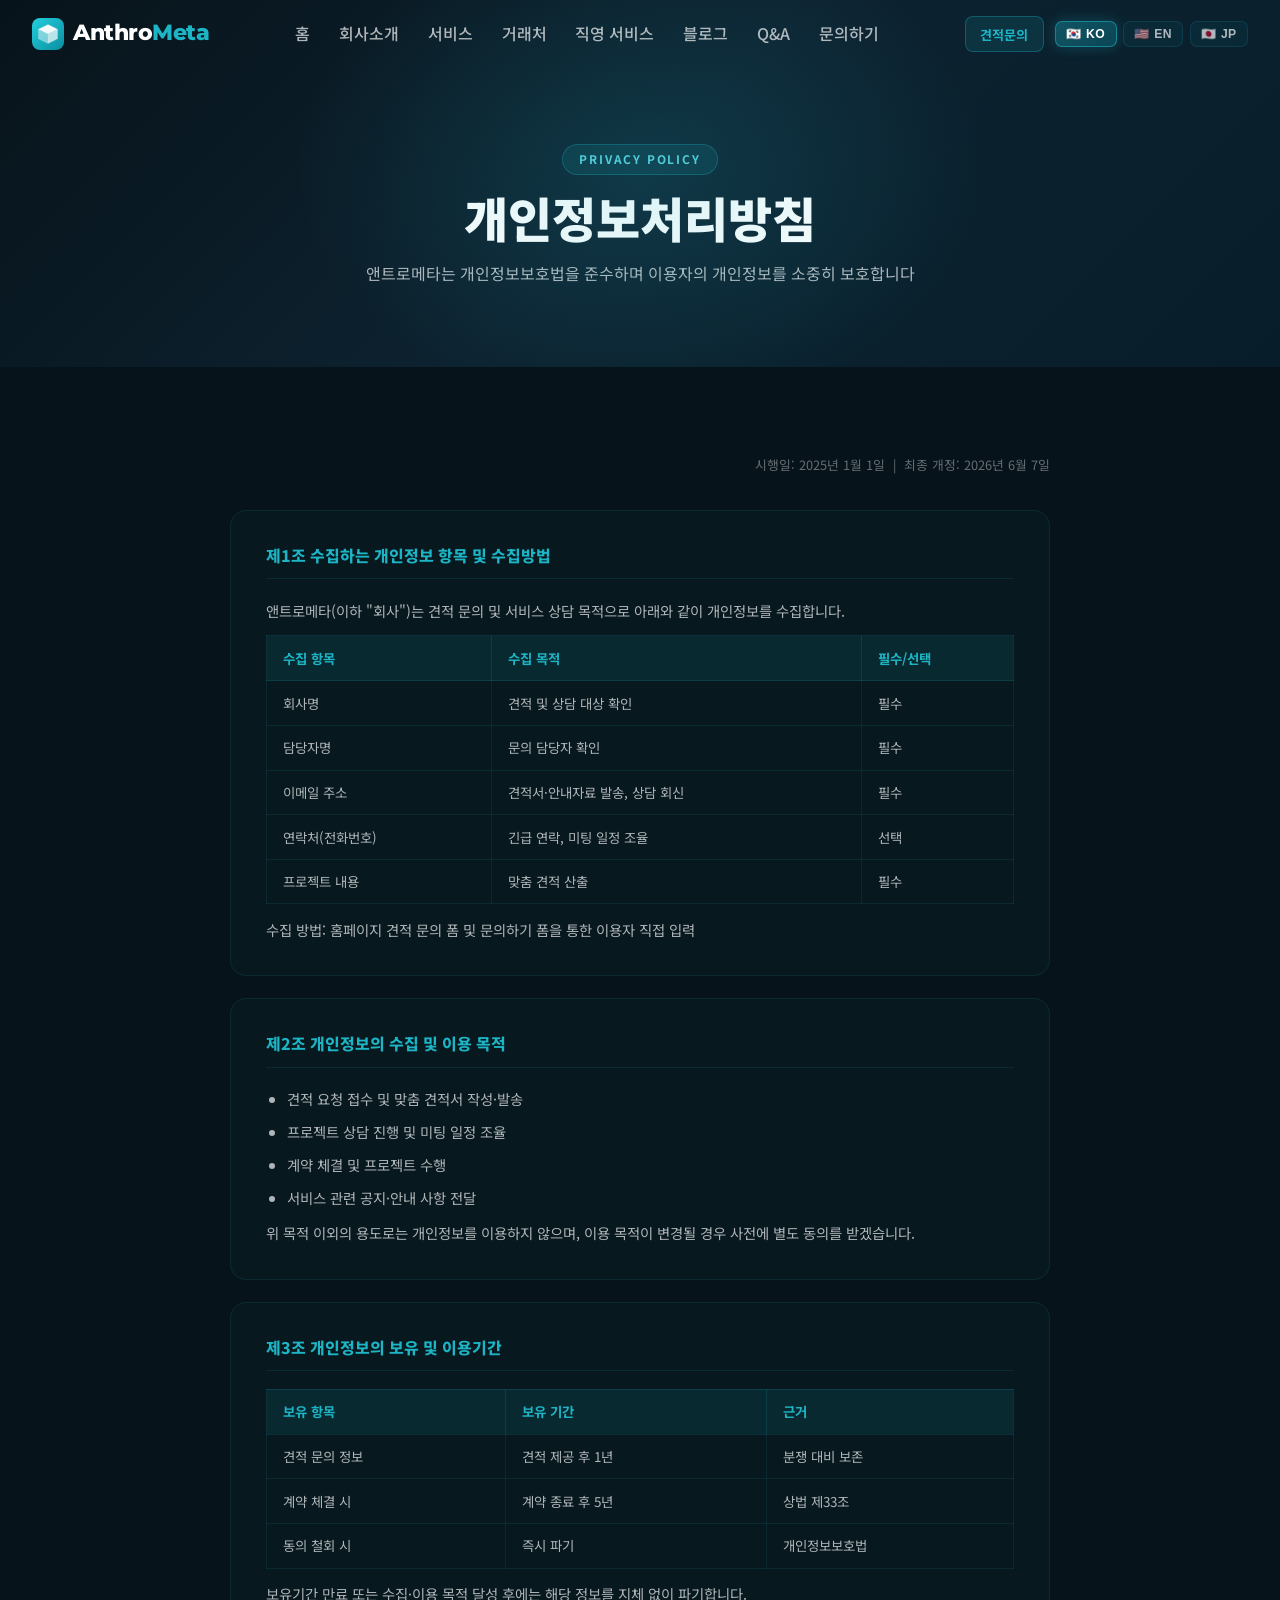
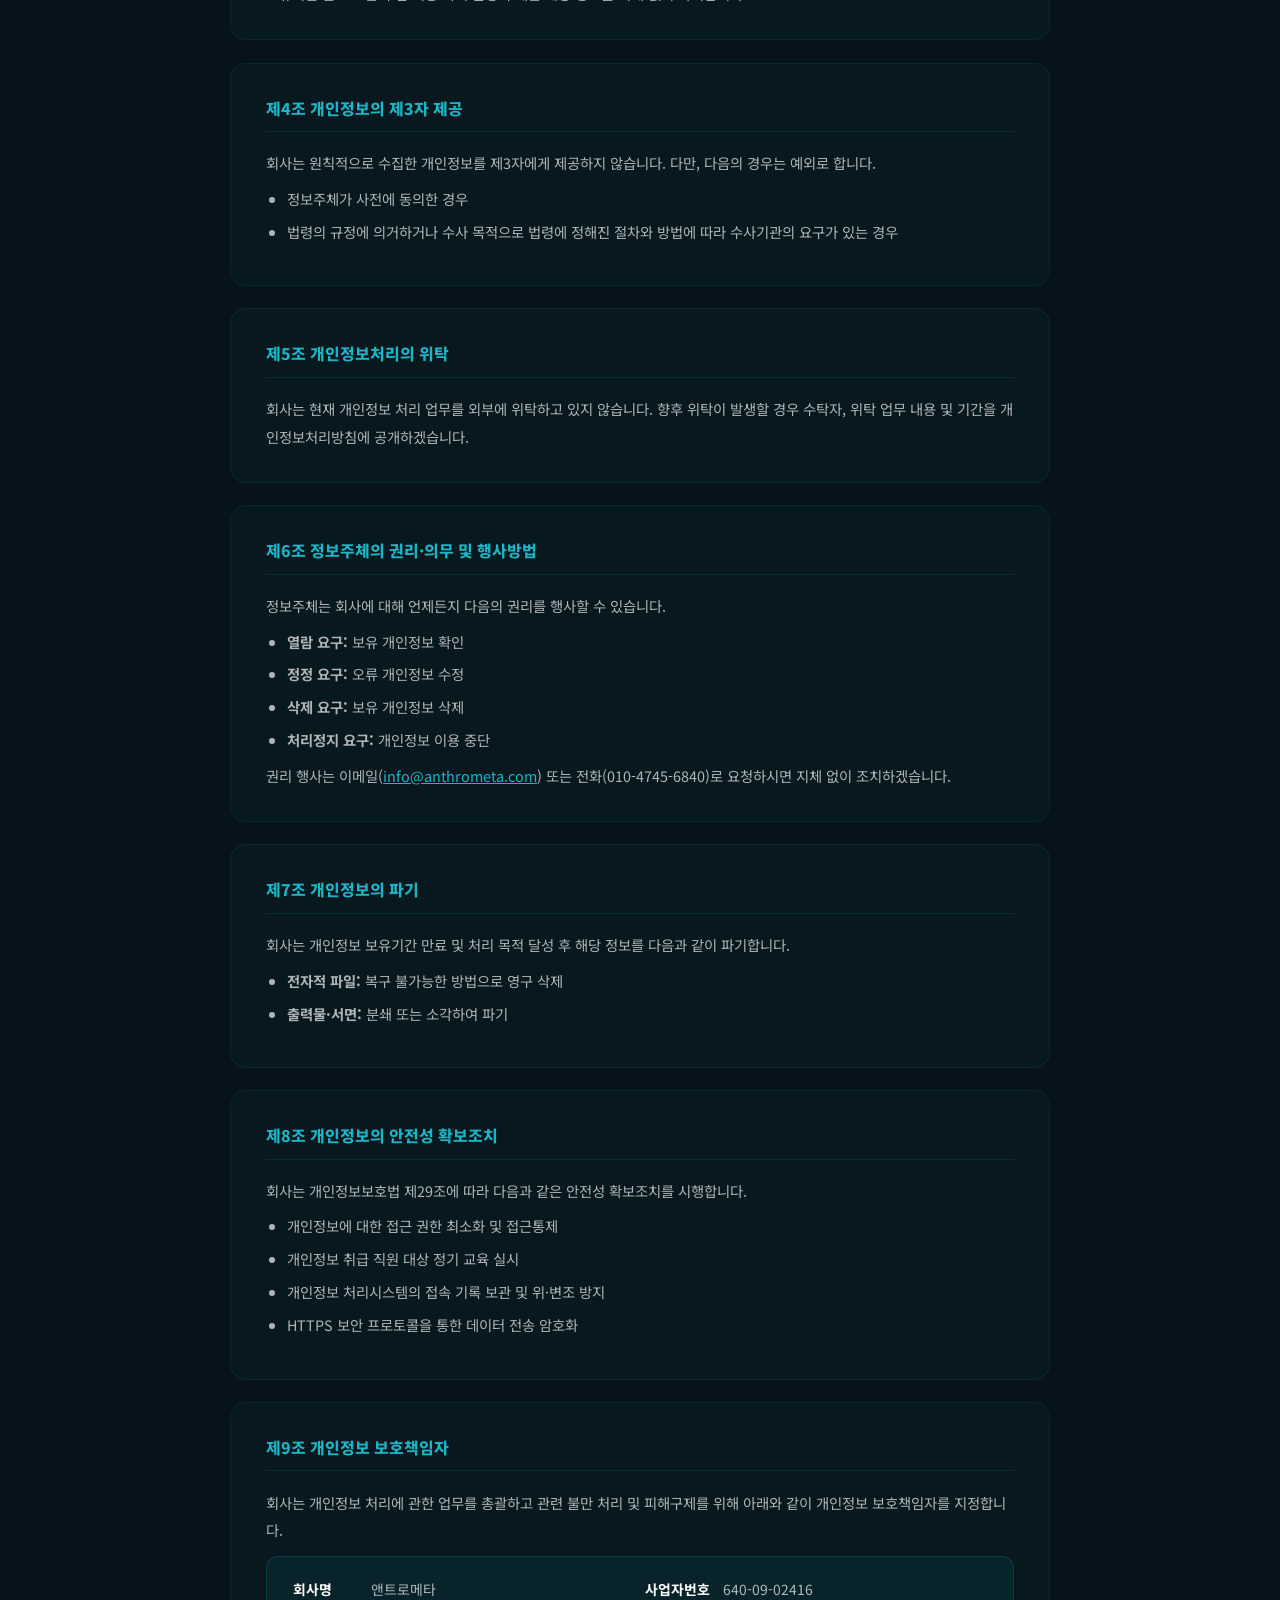
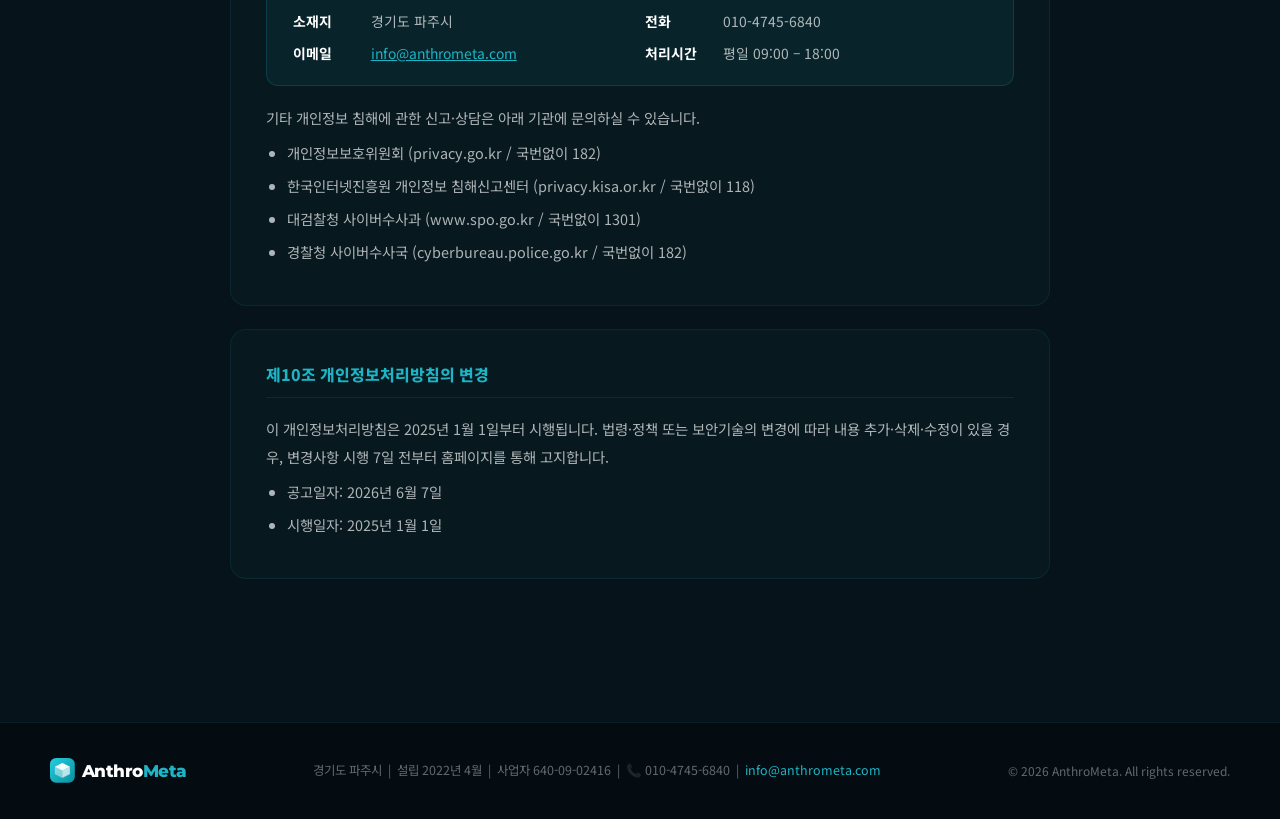
<file: privacy.html>
<!DOCTYPE html>
<html lang="ko">
<head>
<meta charset="UTF-8">
<meta name="viewport" content="width=device-width, initial-scale=1.0">
<title>개인정보처리방침 | AnthroMeta 앤트로메타</title>
<meta name="description" content="앤트로메타의 개인정보 수집·이용 및 보호에 관한 방침을 안내합니다.">
<link rel="canonical" href="https://www.anthrometa.com/privacy.html">
<meta property="og:title" content="개인정보처리방침 | AnthroMeta 앤트로메타">
<meta property="og:description" content="앤트로메타의 개인정보 수집·이용 및 보호에 관한 방침을 안내합니다.">
<meta property="og:url" content="https://www.anthrometa.com/privacy.html">
<meta property="og:type" content="website">
<meta property="og:site_name" content="AnthroMeta">
<meta property="og:locale" content="ko_KR">
<link rel="icon" type="image/svg+xml" href="/favicon.svg">
<link rel="icon" type="image/png" sizes="32x32" href="/favicon-32x32.png">
<link rel="icon" type="image/png" sizes="16x16" href="/favicon-16x16.png">
<link rel="shortcut icon" href="/favicon.ico">
<link rel="apple-touch-icon" sizes="180x180" href="/apple-touch-icon.png">
<link rel="manifest" href="/site.webmanifest">
<link rel="preconnect" href="https://fonts.googleapis.com">
<link rel="preconnect" href="https://fonts.gstatic.com" crossorigin>
<link href="https://fonts.googleapis.com/css2?family=Noto+Sans+KR:wght@300;400;500;700;900&family=Montserrat:wght@300;400;500;700;900&family=Noto+Sans+JP:wght@300;400;500;700;900&display=swap" rel="stylesheet">
<link rel="stylesheet" href="style.css?v=9">
<style>
.policy-wrap{max-width:820px;margin:0 auto;padding:0 0 2rem}
.policy-section{background:rgba(29,181,197,0.03);border:1px solid rgba(29,181,197,0.1);border-radius:16px;padding:2rem 2.2rem;margin-bottom:1.4rem}
.policy-section h2{font-size:1rem;font-weight:800;color:var(--teal);margin-bottom:1.1rem;padding-bottom:.6rem;border-bottom:1px solid rgba(29,181,197,0.12)}
.policy-section p,.policy-section li{font-size:.9rem;color:var(--txt2);line-height:1.9}
.policy-section ul,.policy-section ol{padding-left:1.3rem;margin:.5rem 0}
.policy-section li{margin-bottom:.35rem}
.policy-section table{width:100%;border-collapse:collapse;margin:.7rem 0;font-size:.84rem}
.policy-section th{background:rgba(29,181,197,0.1);color:var(--teal);font-weight:700;padding:.7rem 1rem;text-align:left;border:1px solid rgba(29,181,197,0.15)}
.policy-section td{padding:.65rem 1rem;color:var(--txt2);border:1px solid rgba(29,181,197,0.1);vertical-align:top;line-height:1.7}
.policy-date{font-size:.8rem;color:var(--txt3);margin-bottom:2.2rem;text-align:right}
.policy-contact{background:rgba(29,181,197,0.07);border:1px solid rgba(29,181,197,0.2);border-radius:12px;padding:1.3rem 1.6rem;margin-top:.8rem;display:grid;grid-template-columns:1fr 1fr;gap:.6rem}
.policy-contact-item{font-size:.87rem;color:var(--txt2);display:flex;align-items:center;gap:.5rem}
.policy-contact-item strong{color:var(--txt);min-width:70px}
@media(max-width:560px){
  .policy-section{padding:1.4rem 1.2rem}
  .policy-section table{font-size:.78rem}
  .policy-section th,.policy-section td{padding:.5rem .65rem}
  .policy-contact{grid-template-columns:1fr}
}
</style>
</head>
<body class="lang-ko">

<header id="hdr">
  <a href="index.html" class="logo"><svg class="logo-mark" viewBox="0 0 40 40" fill="none" xmlns="http://www.w3.org/2000/svg"><defs><linearGradient id="amg" x1="0%" y1="0%" x2="100%" y2="100%"><stop offset="0%" stop-color="#24CEDD"/><stop offset="100%" stop-color="#0A8FA0"/></linearGradient></defs><rect width="40" height="40" rx="10" fill="url(#amg)"/><polygon points="20,8 32,14 20,20 8,14" fill="rgba(255,255,255,0.95)"/><polygon points="8,14 20,20 20,32 8,26" fill="rgba(255,255,255,0.45)"/><polygon points="32,14 20,20 20,32 32,26" fill="rgba(255,255,255,0.7)"/><polyline points="20,8 8,14 8,26 20,32 32,26 32,14 20,8" stroke="rgba(255,255,255,0.35)" stroke-width="0.5" stroke-linejoin="round" fill="none"/><line x1="20" y1="20" x2="20" y2="32" stroke="rgba(255,255,255,0.35)" stroke-width="0.5"/><line x1="8" y1="14" x2="20" y2="20" stroke="rgba(255,255,255,0.35)" stroke-width="0.5"/><line x1="32" y1="14" x2="20" y2="20" stroke="rgba(255,255,255,0.35)" stroke-width="0.5"/></svg><span><span class="l-anthro">Anthro</span><span class="l-meta" data-notrans>Meta</span></span></a>
  <nav class="nav-links">
    <a href="index.html"    data-page="index.html"    data-i18n="nav_home">홈</a>
    <a href="about.html"   data-page="about.html"    data-i18n="nav_about">회사소개</a>
    <a href="services.html" data-page="services.html" data-i18n="nav_services">서비스</a>
    <a href="clients.html"  data-page="clients.html"  data-i18n="nav_clients">거래처</a>
    <a href="own-services.html" data-page="own-services.html" data-i18n="nav_own">직영 서비스</a>
    <a href="blog.html"    data-page="blog.html"     data-i18n="nav_blog">블로그</a>
    <a href="qa.html"       data-page="qa.html"       data-i18n="nav_qa">Q&amp;A</a>
    <a href="contact.html"  data-page="contact.html"  data-i18n="nav_contact">문의하기</a>
  </nav>
  <div class="nav-right">
    <a href="quote.html" class="nav-quote" data-i18n="nav_quote">견적문의</a>
    <button class="lb active" onclick="setLang('ko')" id="bko">🇰🇷 <span class="ll">KO</span></button>
    <button class="lb"        onclick="setLang('en')" id="ben">🇺🇸 <span class="ll">EN</span></button>
    <button class="lb"        onclick="setLang('ja')" id="bja">🇯🇵 <span class="ll">JP</span></button>
    <button class="burger" id="burg" onclick="toggleMenu()" aria-label="Menu">
      <span></span><span></span><span></span>
    </button>
  </div>
</header>
<nav class="mnav" id="mnav">
  <a href="index.html"    onclick="closeMenu()" data-page="index.html"    data-i18n="nav_home">홈</a>
  <a href="quote.html"   onclick="closeMenu()" data-page="quote.html"   data-i18n="nav_quote" class="mnav-quote">견적문의</a>
  <a href="about.html"   onclick="closeMenu()" data-page="about.html"   data-i18n="nav_about">회사소개</a>
  <a href="services.html" onclick="closeMenu()" data-page="services.html" data-i18n="nav_services">서비스</a>
  <a href="clients.html"  onclick="closeMenu()" data-page="clients.html"  data-i18n="nav_clients">거래처</a>
  <a href="own-services.html" onclick="closeMenu()" data-page="own-services.html" data-i18n="nav_own">직영 서비스</a>
  <a href="blog.html"    onclick="closeMenu()" data-page="blog.html"    data-i18n="nav_blog">블로그</a>
  <a href="qa.html"       onclick="closeMenu()" data-page="qa.html"       data-i18n="nav_qa">Q&amp;A</a>
  <a href="contact.html"  onclick="closeMenu()" data-page="contact.html"  data-i18n="nav_contact">문의하기</a>
</nav>

<div class="page-banner">
  <div class="stag">PRIVACY POLICY</div>
  <h1>개인정보처리방침</h1>
  <p>앤트로메타는 개인정보보호법을 준수하며 이용자의 개인정보를 소중히 보호합니다</p>
</div>

<section style="background:var(--bg)">
  <div class="inner">
    <div class="policy-wrap">

      <p class="policy-date">시행일: 2025년 1월 1일 &nbsp;|&nbsp; 최종 개정: 2026년 6월 7일</p>

      <!-- 제1조 -->
      <div class="policy-section">
        <h2>제1조 수집하는 개인정보 항목 및 수집방법</h2>
        <p>앤트로메타(이하 "회사")는 견적 문의 및 서비스 상담 목적으로 아래와 같이 개인정보를 수집합니다.</p>
        <table>
          <thead>
            <tr><th>수집 항목</th><th>수집 목적</th><th>필수/선택</th></tr>
          </thead>
          <tbody>
            <tr><td>회사명</td><td>견적 및 상담 대상 확인</td><td>필수</td></tr>
            <tr><td>담당자명</td><td>문의 담당자 확인</td><td>필수</td></tr>
            <tr><td>이메일 주소</td><td>견적서·안내자료 발송, 상담 회신</td><td>필수</td></tr>
            <tr><td>연락처(전화번호)</td><td>긴급 연락, 미팅 일정 조율</td><td>선택</td></tr>
            <tr><td>프로젝트 내용</td><td>맞춤 견적 산출</td><td>필수</td></tr>
          </tbody>
        </table>
        <p>수집 방법: 홈페이지 견적 문의 폼 및 문의하기 폼을 통한 이용자 직접 입력</p>
      </div>

      <!-- 제2조 -->
      <div class="policy-section">
        <h2>제2조 개인정보의 수집 및 이용 목적</h2>
        <ul>
          <li>견적 요청 접수 및 맞춤 견적서 작성·발송</li>
          <li>프로젝트 상담 진행 및 미팅 일정 조율</li>
          <li>계약 체결 및 프로젝트 수행</li>
          <li>서비스 관련 공지·안내 사항 전달</li>
        </ul>
        <p>위 목적 이외의 용도로는 개인정보를 이용하지 않으며, 이용 목적이 변경될 경우 사전에 별도 동의를 받겠습니다.</p>
      </div>

      <!-- 제3조 -->
      <div class="policy-section">
        <h2>제3조 개인정보의 보유 및 이용기간</h2>
        <table>
          <thead>
            <tr><th>보유 항목</th><th>보유 기간</th><th>근거</th></tr>
          </thead>
          <tbody>
            <tr><td>견적 문의 정보</td><td>견적 제공 후 1년</td><td>분쟁 대비 보존</td></tr>
            <tr><td>계약 체결 시</td><td>계약 종료 후 5년</td><td>상법 제33조</td></tr>
            <tr><td>동의 철회 시</td><td>즉시 파기</td><td>개인정보보호법</td></tr>
          </tbody>
        </table>
        <p>보유기간 만료 또는 수집·이용 목적 달성 후에는 해당 정보를 지체 없이 파기합니다.</p>
      </div>

      <!-- 제4조 -->
      <div class="policy-section">
        <h2>제4조 개인정보의 제3자 제공</h2>
        <p>회사는 원칙적으로 수집한 개인정보를 제3자에게 제공하지 않습니다. 다만, 다음의 경우는 예외로 합니다.</p>
        <ul>
          <li>정보주체가 사전에 동의한 경우</li>
          <li>법령의 규정에 의거하거나 수사 목적으로 법령에 정해진 절차와 방법에 따라 수사기관의 요구가 있는 경우</li>
        </ul>
      </div>

      <!-- 제5조 -->
      <div class="policy-section">
        <h2>제5조 개인정보처리의 위탁</h2>
        <p>회사는 현재 개인정보 처리 업무를 외부에 위탁하고 있지 않습니다. 향후 위탁이 발생할 경우 수탁자, 위탁 업무 내용 및 기간을 개인정보처리방침에 공개하겠습니다.</p>
      </div>

      <!-- 제6조 -->
      <div class="policy-section">
        <h2>제6조 정보주체의 권리·의무 및 행사방법</h2>
        <p>정보주체는 회사에 대해 언제든지 다음의 권리를 행사할 수 있습니다.</p>
        <ul>
          <li><strong>열람 요구:</strong> 보유 개인정보 확인</li>
          <li><strong>정정 요구:</strong> 오류 개인정보 수정</li>
          <li><strong>삭제 요구:</strong> 보유 개인정보 삭제</li>
          <li><strong>처리정지 요구:</strong> 개인정보 이용 중단</li>
        </ul>
        <p>권리 행사는 이메일(<a href="mailto:info@anthrometa.com" style="color:var(--teal)">info@anthrometa.com</a>) 또는 전화(010-4745-6840)로 요청하시면 지체 없이 조치하겠습니다.</p>
      </div>

      <!-- 제7조 -->
      <div class="policy-section">
        <h2>제7조 개인정보의 파기</h2>
        <p>회사는 개인정보 보유기간 만료 및 처리 목적 달성 후 해당 정보를 다음과 같이 파기합니다.</p>
        <ul>
          <li><strong>전자적 파일:</strong> 복구 불가능한 방법으로 영구 삭제</li>
          <li><strong>출력물·서면:</strong> 분쇄 또는 소각하여 파기</li>
        </ul>
      </div>

      <!-- 제8조 -->
      <div class="policy-section">
        <h2>제8조 개인정보의 안전성 확보조치</h2>
        <p>회사는 개인정보보호법 제29조에 따라 다음과 같은 안전성 확보조치를 시행합니다.</p>
        <ul>
          <li>개인정보에 대한 접근 권한 최소화 및 접근통제</li>
          <li>개인정보 취급 직원 대상 정기 교육 실시</li>
          <li>개인정보 처리시스템의 접속 기록 보관 및 위·변조 방지</li>
          <li>HTTPS 보안 프로토콜을 통한 데이터 전송 암호화</li>
        </ul>
      </div>

      <!-- 제9조 -->
      <div class="policy-section">
        <h2>제9조 개인정보 보호책임자</h2>
        <p>회사는 개인정보 처리에 관한 업무를 총괄하고 관련 불만 처리 및 피해구제를 위해 아래와 같이 개인정보 보호책임자를 지정합니다.</p>
        <div class="policy-contact">
          <div class="policy-contact-item"><strong>회사명</strong> 앤트로메타</div>
          <div class="policy-contact-item"><strong>사업자번호</strong> 640-09-02416</div>
          <div class="policy-contact-item"><strong>소재지</strong> 경기도 파주시</div>
          <div class="policy-contact-item"><strong>전화</strong> 010-4745-6840</div>
          <div class="policy-contact-item"><strong>이메일</strong> <a href="mailto:info@anthrometa.com" style="color:var(--teal)">info@anthrometa.com</a></div>
          <div class="policy-contact-item"><strong>처리시간</strong> 평일 09:00 – 18:00</div>
        </div>
        <p style="margin-top:1.1rem">기타 개인정보 침해에 관한 신고·상담은 아래 기관에 문의하실 수 있습니다.</p>
        <ul>
          <li>개인정보보호위원회 (privacy.go.kr / 국번없이 182)</li>
          <li>한국인터넷진흥원 개인정보 침해신고센터 (privacy.kisa.or.kr / 국번없이 118)</li>
          <li>대검찰청 사이버수사과 (www.spo.go.kr / 국번없이 1301)</li>
          <li>경찰청 사이버수사국 (cyberbureau.police.go.kr / 국번없이 182)</li>
        </ul>
      </div>

      <!-- 제10조 -->
      <div class="policy-section">
        <h2>제10조 개인정보처리방침의 변경</h2>
        <p>이 개인정보처리방침은 2025년 1월 1일부터 시행됩니다. 법령·정책 또는 보안기술의 변경에 따라 내용 추가·삭제·수정이 있을 경우, 변경사항 시행 7일 전부터 홈페이지를 통해 고지합니다.</p>
        <ul>
          <li>공고일자: 2026년 6월 7일</li>
          <li>시행일자: 2025년 1월 1일</li>
        </ul>
      </div>

    </div>
  </div>
</section>

<footer>
  <div class="fi2">
    <div class="flogo"><svg class="logo-mark" viewBox="0 0 40 40" fill="none" xmlns="http://www.w3.org/2000/svg"><defs><linearGradient id="amg" x1="0%" y1="0%" x2="100%" y2="100%"><stop offset="0%" stop-color="#24CEDD"/><stop offset="100%" stop-color="#0A8FA0"/></linearGradient></defs><rect width="40" height="40" rx="10" fill="url(#amg)"/><polygon points="20,8 32,14 20,20 8,14" fill="rgba(255,255,255,0.95)"/><polygon points="8,14 20,20 20,32 8,26" fill="rgba(255,255,255,0.45)"/><polygon points="32,14 20,20 20,32 32,26" fill="rgba(255,255,255,0.7)"/><polyline points="20,8 8,14 8,26 20,32 32,26 32,14 20,8" stroke="rgba(255,255,255,0.35)" stroke-width="0.5" stroke-linejoin="round" fill="none"/><line x1="20" y1="20" x2="20" y2="32" stroke="rgba(255,255,255,0.35)" stroke-width="0.5"/><line x1="8" y1="14" x2="20" y2="20" stroke="rgba(255,255,255,0.35)" stroke-width="0.5"/><line x1="32" y1="14" x2="20" y2="20" stroke="rgba(255,255,255,0.35)" stroke-width="0.5"/></svg><span><span class="l-anthro">Anthro</span><span class="l-meta" data-notrans>Meta</span></span></div>
    <div class="fmid">
      <span data-i18n="ft_loc">경기도 파주시</span> &nbsp;|&nbsp;
      <span data-i18n="ft_est">설립 2022년 4월</span> &nbsp;|&nbsp;
      사업자 640-09-02416 &nbsp;|&nbsp;
      📞 010-4745-6840 &nbsp;|&nbsp;
      <a href="mailto:info@anthrometa.com" style="color:var(--teal);text-decoration:none">info@anthrometa.com</a>
    </div>
    <div class="fcopy">© 2026 AnthroMeta. <span data-i18n="ft_r">All rights reserved.</span></div>
  </div>
</footer>

<script src="main.js"></script>
</body>
</html>
</file>
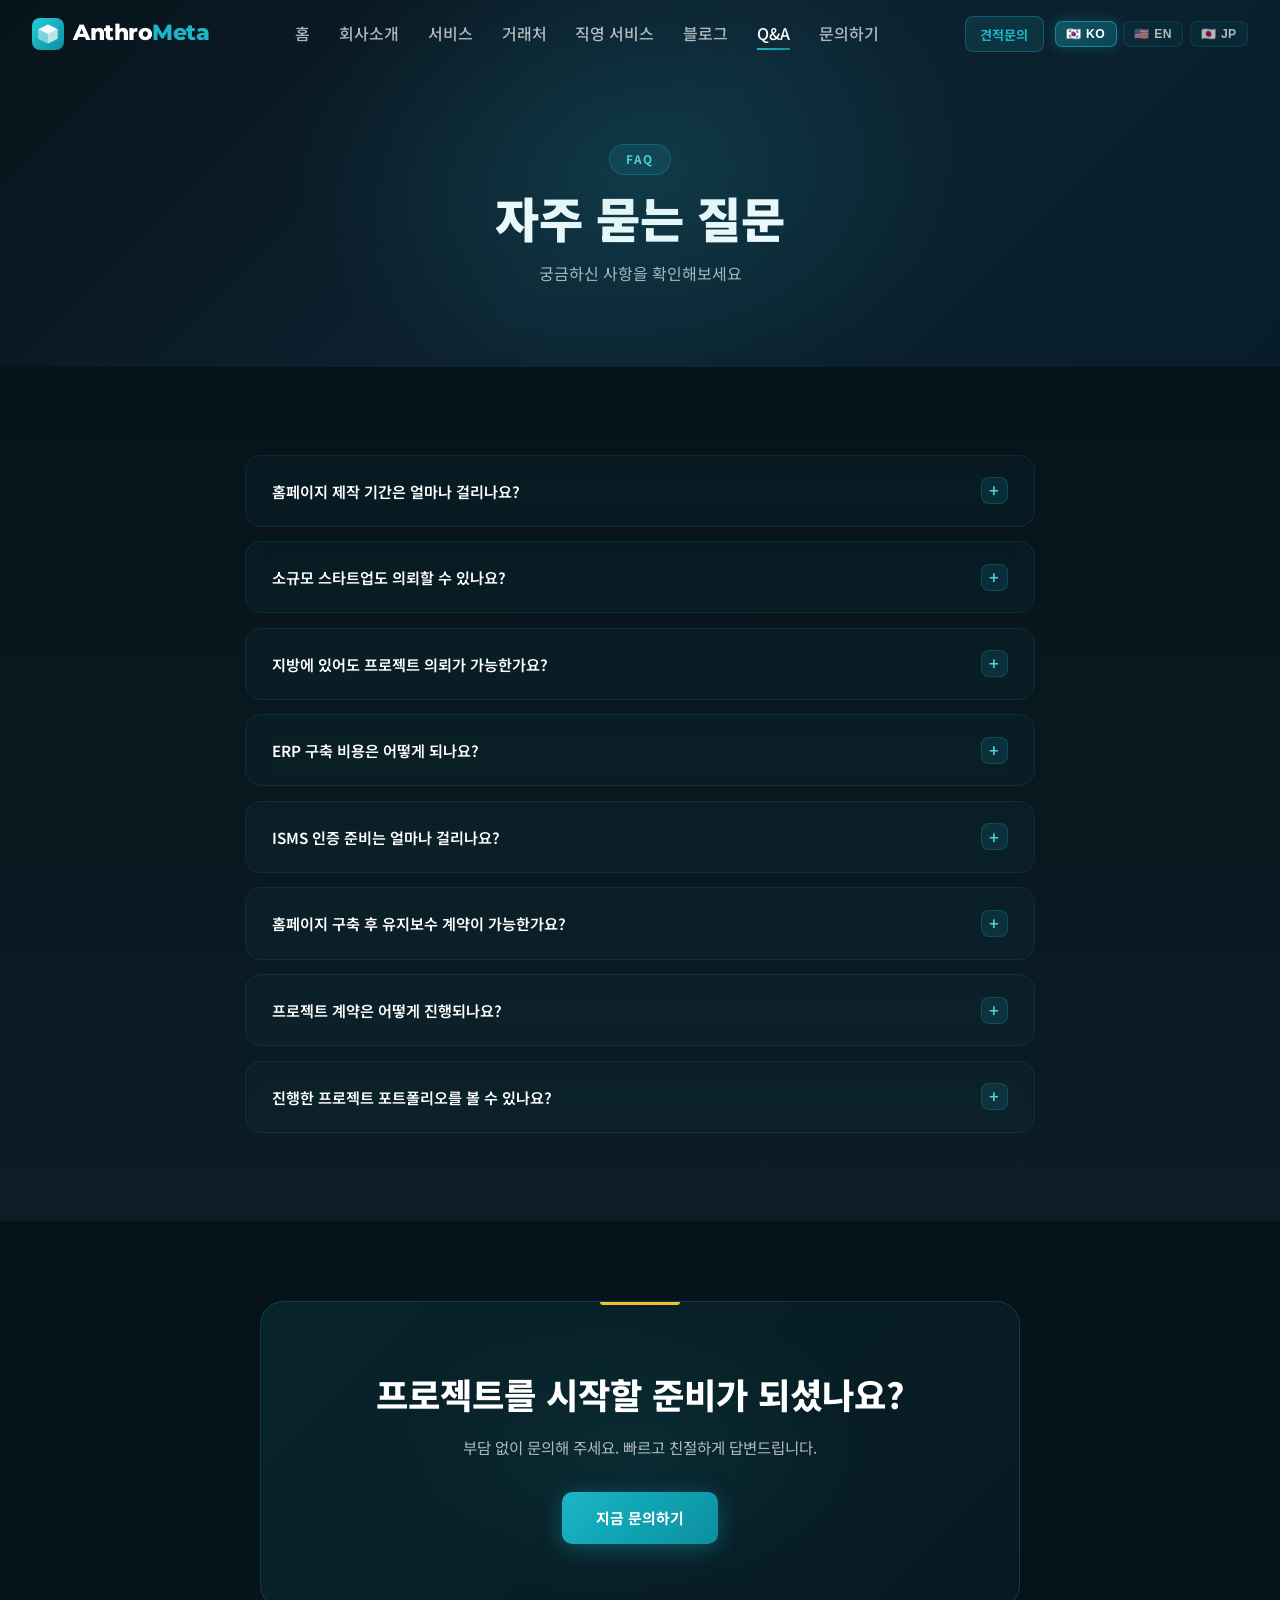
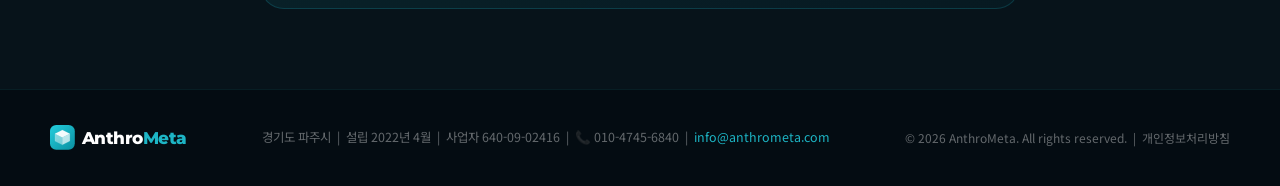
<file: qa.html>
<!DOCTYPE html>
<html lang="ko">
<head>
<meta charset="UTF-8">
<meta name="viewport" content="width=device-width, initial-scale=1.0">
<title>Q&A | AnthroMeta 앤트로메타</title>
<meta name="description" content="앤트로메타 자주 묻는 질문 — 홈페이지 제작, ERP, ISMS, 유지보수, 스타트업 의뢰 관련 FAQ">
<link rel="canonical" href="https://www.anthrometa.com/qa.html">
<meta property="og:title" content="Q&A | AnthroMeta 앤트로메타">
<meta property="og:description" content="앤트로메타 자주 묻는 질문 — 홈페이지 제작, ERP, ISMS, 유지보수, 스타트업 의뢰 관련 FAQ">
<meta property="og:url" content="https://www.anthrometa.com/qa.html">
<meta property="og:type" content="website">
<meta property="og:site_name" content="AnthroMeta">
<meta property="og:locale" content="ko_KR">
<link rel="icon" type="image/svg+xml" href="/favicon.svg">
<link rel="icon" type="image/png" sizes="32x32" href="/favicon-32x32.png">
<link rel="icon" type="image/png" sizes="16x16" href="/favicon-16x16.png">
<link rel="shortcut icon" href="/favicon.ico">
<link rel="apple-touch-icon" sizes="180x180" href="/apple-touch-icon.png">
<link rel="manifest" href="/site.webmanifest">
<link rel="preconnect" href="https://fonts.googleapis.com">
<link rel="preconnect" href="https://fonts.gstatic.com" crossorigin>
<link href="https://fonts.googleapis.com/css2?family=Noto+Sans+KR:wght@300;400;500;700;900&family=Montserrat:wght@300;400;500;700;900&family=Noto+Sans+JP:wght@300;400;500;700;900&display=swap" rel="stylesheet">
<link rel="stylesheet" href="style.css?v=9">
</head>
<body class="lang-ko">

<header id="hdr">
  <a href="index.html" class="logo"><svg class="logo-mark" viewBox="0 0 40 40" fill="none" xmlns="http://www.w3.org/2000/svg"><defs><linearGradient id="amg" x1="0%" y1="0%" x2="100%" y2="100%"><stop offset="0%" stop-color="#24CEDD"/><stop offset="100%" stop-color="#0A8FA0"/></linearGradient></defs><rect width="40" height="40" rx="10" fill="url(#amg)"/><polygon points="20,8 32,14 20,20 8,14" fill="rgba(255,255,255,0.95)"/><polygon points="8,14 20,20 20,32 8,26" fill="rgba(255,255,255,0.45)"/><polygon points="32,14 20,20 20,32 32,26" fill="rgba(255,255,255,0.7)"/><polyline points="20,8 8,14 8,26 20,32 32,26 32,14 20,8" stroke="rgba(255,255,255,0.35)" stroke-width="0.5" stroke-linejoin="round" fill="none"/><line x1="20" y1="20" x2="20" y2="32" stroke="rgba(255,255,255,0.35)" stroke-width="0.5"/><line x1="8" y1="14" x2="20" y2="20" stroke="rgba(255,255,255,0.35)" stroke-width="0.5"/><line x1="32" y1="14" x2="20" y2="20" stroke="rgba(255,255,255,0.35)" stroke-width="0.5"/></svg><span><span class="l-anthro">Anthro</span><span class="l-meta" data-notrans>Meta</span></span></a>
  <nav class="nav-links">
    <a href="index.html"    data-page="index.html"    data-i18n="nav_home">홈</a>
    <a href="about.html"   data-page="about.html"    data-i18n="nav_about">회사소개</a>
    <a href="services.html" data-page="services.html" data-i18n="nav_services">서비스</a>
    <a href="clients.html"  data-page="clients.html"  data-i18n="nav_clients">거래처</a>
    <a href="own-services.html" data-page="own-services.html" data-i18n="nav_own">직영 서비스</a>
    <a href="blog.html"    data-page="blog.html"     data-i18n="nav_blog">블로그</a>
    <a href="qa.html"       data-page="qa.html"       data-i18n="nav_qa">Q&amp;A</a>
    <a href="contact.html"  data-page="contact.html"  data-i18n="nav_contact">문의하기</a>
  </nav>
  <div class="nav-right">
    <a href="quote.html" class="nav-quote" data-i18n="nav_quote">견적문의</a>
    <button class="lb active" onclick="setLang('ko')" id="bko">🇰🇷 <span class="ll">KO</span></button>
    <button class="lb"        onclick="setLang('en')" id="ben">🇺🇸 <span class="ll">EN</span></button>
    <button class="lb"        onclick="setLang('ja')" id="bja">🇯🇵 <span class="ll">JP</span></button>
    <button class="burger" id="burg" onclick="toggleMenu()" aria-label="Menu">
      <span></span><span></span><span></span>
    </button>
  </div>
</header>
<nav class="mnav" id="mnav">
  <a href="index.html"    onclick="closeMenu()" data-page="index.html"    data-i18n="nav_home">홈</a>
  <a href="quote.html"   onclick="closeMenu()" data-page="quote.html"   data-i18n="nav_quote" class="mnav-quote">견적문의</a>
  <a href="about.html"   onclick="closeMenu()" data-page="about.html"   data-i18n="nav_about">회사소개</a>
  <a href="services.html" onclick="closeMenu()" data-page="services.html" data-i18n="nav_services">서비스</a>
  <a href="clients.html"  onclick="closeMenu()" data-page="clients.html"  data-i18n="nav_clients">거래처</a>
  <a href="own-services.html" onclick="closeMenu()" data-page="own-services.html" data-i18n="nav_own">직영 서비스</a>
  <a href="blog.html"    onclick="closeMenu()" data-page="blog.html"    data-i18n="nav_blog">블로그</a>
  <a href="qa.html"       onclick="closeMenu()" data-page="qa.html"       data-i18n="nav_qa">Q&amp;A</a>
  <a href="contact.html"  onclick="closeMenu()" data-page="contact.html"  data-i18n="nav_contact">문의하기</a>
</nav>

<div class="page-banner">
  <div class="stag" data-i18n="qa_tag">FAQ</div>
  <h1 data-i18n="qa_title">자주 묻는 질문</h1>
  <p data-i18n="qa_desc">궁금하신 사항을 확인해보세요</p>
</div>

<section id="qa-page">
  <div class="inner">
    <div class="faq">
      <div class="fi reveal d1">
        <button class="fq" onclick="toggleFaq(this)">
          <span data-i18n="q1q">홈페이지 제작 기간은 얼마나 걸리나요?</span>
          <div class="fico">+</div>
        </button>
        <div class="fa"><div class="fai" data-i18n="q1a">제작 기간은 협의에 따라 유연하게 조정됩니다. 간단한 원페이지 사이트는 협의 시 당일 제작도 가능하며, 일반적인 기업 홈페이지는 필요한 기능에 따라 한 달 이내에 완성하는 것을 목표로 합니다. 병원이나 대형 기관처럼 콘텐츠·기능이 많은 경우 추가 기간이 필요할 수 있으니, 초기 상담을 통해 정확한 일정을 안내해 드립니다.</div></div>
      </div>
      <div class="fi reveal d2">
        <button class="fq" onclick="toggleFaq(this)">
          <span data-i18n="q5q">소규모 스타트업도 의뢰할 수 있나요?</span>
          <div class="fico">+</div>
        </button>
        <div class="fa"><div class="fai" data-i18n="q5a">물론입니다. 앤트로메타는 스타트업부터 중견 기업까지 규모에 관계없이 서비스를 제공합니다. 예산과 요구사항에 맞는 최적의 솔루션을 제안하며, 작은 프로젝트도 동일한 품질과 열정으로 진행합니다. 부담 없이 문의해 주세요.</div></div>
      </div>
      <div class="fi reveal d3">
        <button class="fq" onclick="toggleFaq(this)">
          <span data-i18n="q7q">지방에 있어도 프로젝트 의뢰가 가능한가요?</span>
          <div class="fico">+</div>
        </button>
        <div class="fa"><div class="fai" data-i18n="q7a">물론입니다. 경기도 파주 기반이지만 화상 회의와 원격 협업 툴을 통해 전국 어디서나 동일한 품질의 서비스를 제공합니다. 필요 시 직접 방문 미팅도 협의 가능합니다.</div></div>
      </div>
      <div class="fi reveal d4">
        <button class="fq" onclick="toggleFaq(this)">
          <span data-i18n="q2q">ERP 구축 비용은 어떻게 되나요?</span>
          <div class="fico">+</div>
        </button>
        <div class="fa"><div class="fai" data-i18n="q2a">ERP 구축 비용은 기업 규모, 필요한 모듈 수, 커스터마이징 범위에 따라 크게 달라집니다. 소규모 기업부터 중견 기업까지 다양한 예산에 맞춘 솔루션을 제안드립니다. 정확한 견적은 요구사항 분석 후 안내해 드리오니, 먼저 문의해 주시기 바랍니다.</div></div>
      </div>
      <div class="fi reveal d5">
        <button class="fq" onclick="toggleFaq(this)">
          <span data-i18n="q3q">ISMS 인증 준비는 얼마나 걸리나요?</span>
          <div class="fico">+</div>
        </button>
        <div class="fa"><div class="fai" data-i18n="q3a">ISMS 인증 취득까지는 기업의 현황에 따라 통상 6개월~1년 정도 소요됩니다. 갭분석, 보안정책 수립, 보안통제 구현, 내부감사, 심사 준비 등의 단계를 거칩니다. 저희 전문 컨설턴트가 전 과정을 밀착 지원하여 최단 기간 내 인증 취득을 도와드립니다.</div></div>
      </div>

      <div class="fi reveal d1">
        <button class="fq" onclick="toggleFaq(this)">
          <span data-i18n="q4q">홈페이지 구축 후 유지보수 계약이 가능한가요?</span>
          <div class="fico">+</div>
        </button>
        <div class="fa"><div class="fai" data-i18n="q4a">네, 가능합니다. 홈페이지 구축 완료 후 월정액 유지보수 계약을 체결하실 수 있습니다. 정기적인 콘텐츠 업데이트, 보안 패치, 장애 대응, 기능 개선 등을 포함한 맞춤형 유지보수 플랜을 제공합니다.</div></div>
      </div>
      <div class="fi reveal d2">
        <button class="fq" onclick="toggleFaq(this)">
          <span data-i18n="q6q">프로젝트 계약은 어떻게 진행되나요?</span>
          <div class="fico">+</div>
        </button>
        <div class="fa"><div class="fai" data-i18n="q6a">요구사항 분석 후 견적서와 계약서를 작성합니다. 일반적으로 계약금 50% · 중도금 30% · 잔금 20% 형태이며, 프로젝트 규모에 따라 협의 가능합니다. 계약서에는 산출물, 일정, 납품 기준이 명확히 명시됩니다.</div></div>
      </div>
      <div class="fi reveal d3">
        <button class="fq" onclick="toggleFaq(this)">
          <span data-i18n="q8q">진행한 프로젝트 포트폴리오를 볼 수 있나요?</span>
          <div class="fico">+</div>
        </button>
        <div class="fa"><div class="fai" data-i18n="q8a">카카오톡 채널 또는 이메일로 문의 주시면 기밀 계약 범위 내에서 관련 포트폴리오와 레퍼런스를 안내해 드립니다. 업종별 납품 사례를 최대한 상세히 공유드리겠습니다.</div></div>
      </div>
    </div>
  </div>
</section>

<div class="cta-section">
  <div class="inner">
    <div class="cta-card reveal">
      <h2 data-i18n="cta_title">프로젝트를 시작할 준비가 되셨나요?</h2>
      <p data-i18n="cta_desc">부담 없이 문의해 주세요. 빠르고 친절하게 답변드립니다.</p>
      <a href="contact.html" class="btn-p" data-i18n="cta_btn">지금 문의하기</a>
    </div>
  </div>
</div>

<footer>
  <div class="fi2">
    <div class="flogo"><svg class="logo-mark" viewBox="0 0 40 40" fill="none" xmlns="http://www.w3.org/2000/svg"><defs><linearGradient id="amg" x1="0%" y1="0%" x2="100%" y2="100%"><stop offset="0%" stop-color="#24CEDD"/><stop offset="100%" stop-color="#0A8FA0"/></linearGradient></defs><rect width="40" height="40" rx="10" fill="url(#amg)"/><polygon points="20,8 32,14 20,20 8,14" fill="rgba(255,255,255,0.95)"/><polygon points="8,14 20,20 20,32 8,26" fill="rgba(255,255,255,0.45)"/><polygon points="32,14 20,20 20,32 32,26" fill="rgba(255,255,255,0.7)"/><polyline points="20,8 8,14 8,26 20,32 32,26 32,14 20,8" stroke="rgba(255,255,255,0.35)" stroke-width="0.5" stroke-linejoin="round" fill="none"/><line x1="20" y1="20" x2="20" y2="32" stroke="rgba(255,255,255,0.35)" stroke-width="0.5"/><line x1="8" y1="14" x2="20" y2="20" stroke="rgba(255,255,255,0.35)" stroke-width="0.5"/><line x1="32" y1="14" x2="20" y2="20" stroke="rgba(255,255,255,0.35)" stroke-width="0.5"/></svg><span><span class="l-anthro">Anthro</span><span class="l-meta" data-notrans>Meta</span></span></div>
    <div class="fmid">
      <span data-i18n="ft_loc">경기도 파주시</span> &nbsp;|&nbsp;
      <span data-i18n="ft_est">설립 2022년 4월</span> &nbsp;|&nbsp;
      사업자 640-09-02416 &nbsp;|&nbsp;
      📞 010-4745-6840 &nbsp;|&nbsp;
      <a href="mailto:info@anthrometa.com" style="color:var(--teal);text-decoration:none">info@anthrometa.com</a>
    </div>
    <div class="fcopy">© 2026 AnthroMeta. <span data-i18n="ft_r">All rights reserved.</span> &nbsp;|&nbsp; <a href="privacy.html" style="color:var(--txt3);text-decoration:none">개인정보처리방침</a></div>
  </div>
</footer>

<script src="main.js"></script>
</body>
</html>
</file>
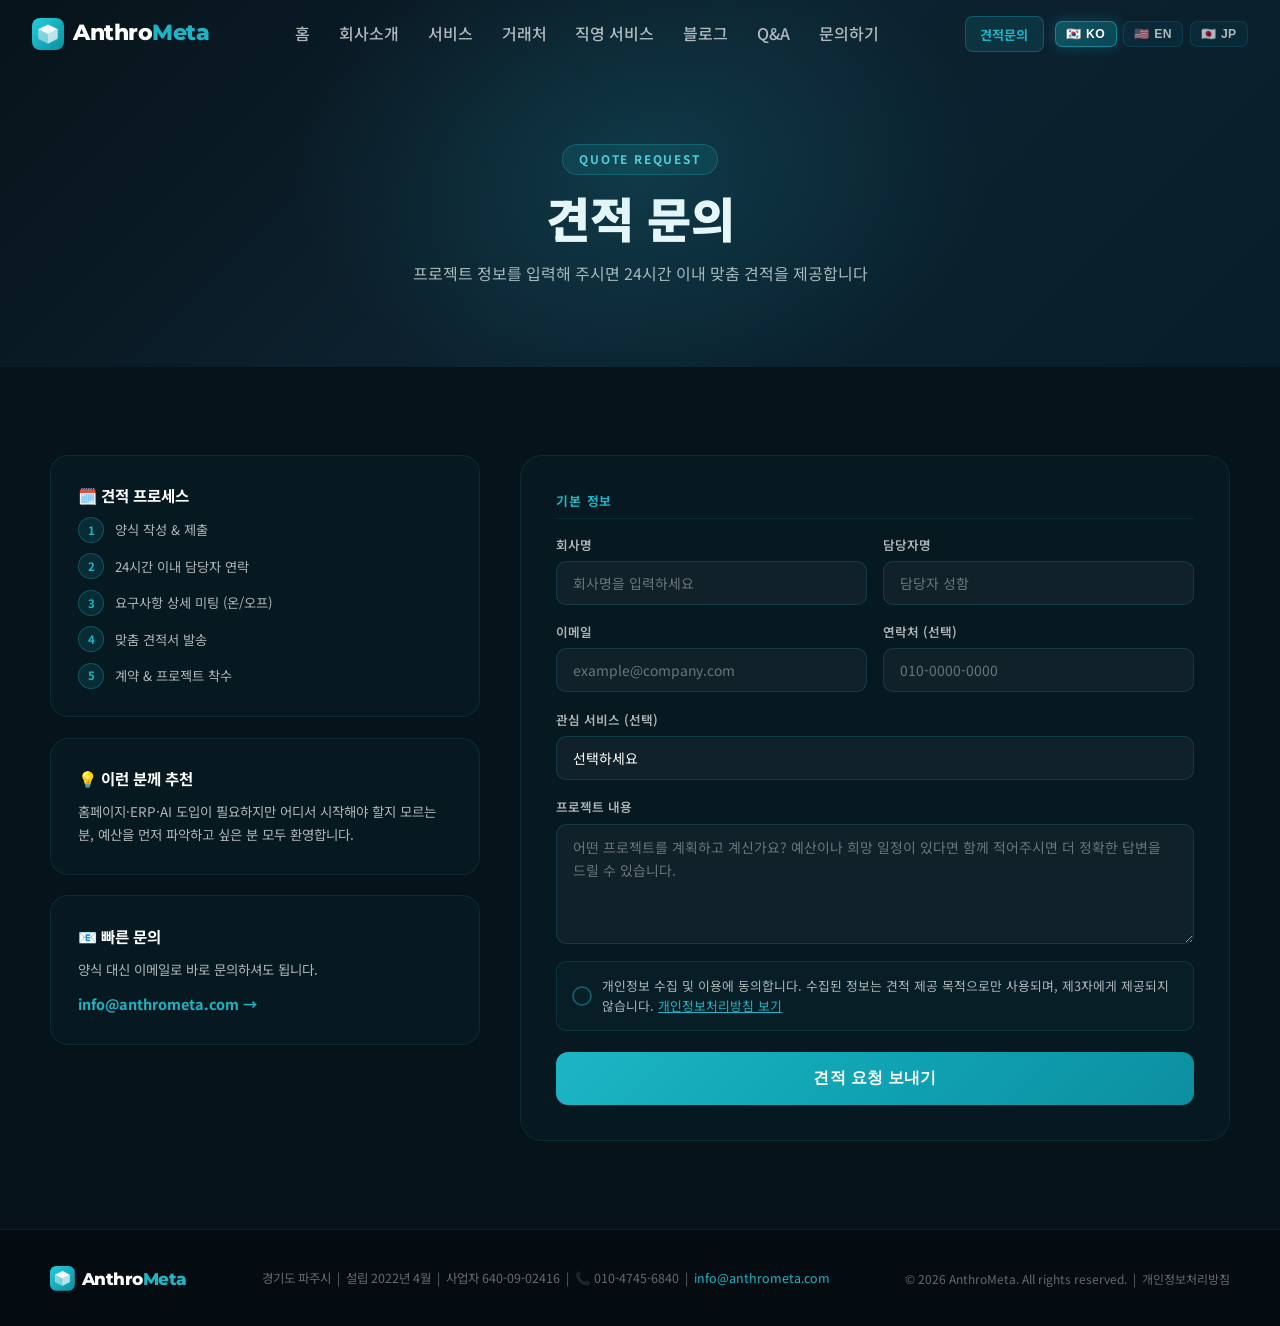
<file: quote.html>
<!DOCTYPE html>
<html lang="ko">
<head>
<meta charset="UTF-8">
<meta name="viewport" content="width=device-width, initial-scale=1.0">
<title>견적 문의 | AnthroMeta 앤트로메타</title>
<meta name="description" content="앤트로메타에 프로젝트 견적을 문의하세요. ERP, 홈페이지, ISMS, AI 솔루션 등 맞춤형 견적을 빠르게 제공합니다.">
<link rel="canonical" href="https://www.anthrometa.com/quote.html">
<meta property="og:title" content="견적 문의 | AnthroMeta 앤트로메타">
<meta property="og:description" content="앤트로메타에 프로젝트 견적을 문의하세요. ERP, 홈페이지, ISMS, AI 솔루션 등 맞춤형 견적을 빠르게 제공합니다.">
<meta property="og:url" content="https://www.anthrometa.com/quote.html">
<meta property="og:type" content="website">
<meta property="og:site_name" content="AnthroMeta">
<meta property="og:locale" content="ko_KR">
<link rel="icon" type="image/svg+xml" href="/favicon.svg">
<link rel="icon" type="image/png" sizes="32x32" href="/favicon-32x32.png">
<link rel="icon" type="image/png" sizes="16x16" href="/favicon-16x16.png">
<link rel="shortcut icon" href="/favicon.ico">
<link rel="apple-touch-icon" sizes="180x180" href="/apple-touch-icon.png">
<link rel="manifest" href="/site.webmanifest">
<link rel="preconnect" href="https://fonts.googleapis.com">
<link rel="preconnect" href="https://fonts.gstatic.com" crossorigin>
<link href="https://fonts.googleapis.com/css2?family=Noto+Sans+KR:wght@300;400;500;700;900&family=Montserrat:wght@300;400;500;700;900&family=Noto+Sans+JP:wght@300;400;500;700;900&display=swap" rel="stylesheet">
<link rel="stylesheet" href="style.css?v=9">
</head>
<body class="lang-ko">

<header id="hdr">
  <a href="index.html" class="logo"><svg class="logo-mark" viewBox="0 0 40 40" fill="none" xmlns="http://www.w3.org/2000/svg"><defs><linearGradient id="amg" x1="0%" y1="0%" x2="100%" y2="100%"><stop offset="0%" stop-color="#24CEDD"/><stop offset="100%" stop-color="#0A8FA0"/></linearGradient></defs><rect width="40" height="40" rx="10" fill="url(#amg)"/><polygon points="20,8 32,14 20,20 8,14" fill="rgba(255,255,255,0.95)"/><polygon points="8,14 20,20 20,32 8,26" fill="rgba(255,255,255,0.45)"/><polygon points="32,14 20,20 20,32 32,26" fill="rgba(255,255,255,0.7)"/><polyline points="20,8 8,14 8,26 20,32 32,26 32,14 20,8" stroke="rgba(255,255,255,0.35)" stroke-width="0.5" stroke-linejoin="round" fill="none"/><line x1="20" y1="20" x2="20" y2="32" stroke="rgba(255,255,255,0.35)" stroke-width="0.5"/><line x1="8" y1="14" x2="20" y2="20" stroke="rgba(255,255,255,0.35)" stroke-width="0.5"/><line x1="32" y1="14" x2="20" y2="20" stroke="rgba(255,255,255,0.35)" stroke-width="0.5"/></svg><span><span class="l-anthro">Anthro</span><span class="l-meta" data-notrans>Meta</span></span></a>
  <nav class="nav-links">
    <a href="index.html"    data-page="index.html"    data-i18n="nav_home">홈</a>
    <a href="about.html"   data-page="about.html"    data-i18n="nav_about">회사소개</a>
    <a href="services.html" data-page="services.html" data-i18n="nav_services">서비스</a>
    <a href="clients.html"  data-page="clients.html"  data-i18n="nav_clients">거래처</a>
    <a href="own-services.html" data-page="own-services.html" data-i18n="nav_own">직영 서비스</a>
    <a href="blog.html"    data-page="blog.html"     data-i18n="nav_blog">블로그</a>
    <a href="qa.html"       data-page="qa.html"       data-i18n="nav_qa">Q&amp;A</a>
    <a href="contact.html"  data-page="contact.html"  data-i18n="nav_contact">문의하기</a>
  </nav>
  <div class="nav-right">
    <a href="quote.html" class="nav-quote" data-i18n="nav_quote">견적문의</a>
    <button class="lb active" onclick="setLang('ko')" id="bko">🇰🇷 <span class="ll">KO</span></button>
    <button class="lb"        onclick="setLang('en')" id="ben">🇺🇸 <span class="ll">EN</span></button>
    <button class="lb"        onclick="setLang('ja')" id="bja">🇯🇵 <span class="ll">JP</span></button>
    <button class="burger" id="burg" onclick="toggleMenu()" aria-label="Menu">
      <span></span><span></span><span></span>
    </button>
  </div>
</header>
<nav class="mnav" id="mnav">
  <a href="index.html"    onclick="closeMenu()" data-page="index.html"    data-i18n="nav_home">홈</a>
  <a href="quote.html"   onclick="closeMenu()" data-page="quote.html"   data-i18n="nav_quote" class="mnav-quote">견적문의</a>
  <a href="about.html"   onclick="closeMenu()" data-page="about.html"   data-i18n="nav_about">회사소개</a>
  <a href="services.html" onclick="closeMenu()" data-page="services.html" data-i18n="nav_services">서비스</a>
  <a href="clients.html"  onclick="closeMenu()" data-page="clients.html"  data-i18n="nav_clients">거래처</a>
  <a href="own-services.html" onclick="closeMenu()" data-page="own-services.html" data-i18n="nav_own">직영 서비스</a>
  <a href="blog.html"    onclick="closeMenu()" data-page="blog.html"    data-i18n="nav_blog">블로그</a>
  <a href="qa.html"       onclick="closeMenu()" data-page="qa.html"       data-i18n="nav_qa">Q&amp;A</a>
  <a href="contact.html"  onclick="closeMenu()" data-page="contact.html"  data-i18n="nav_contact">문의하기</a>
</nav>

<div class="page-banner">
  <div class="stag" data-i18n="qt_tag">QUOTE REQUEST</div>
  <h1 data-i18n="qt_title">견적 문의</h1>
  <p data-i18n="qt_sub">프로젝트 정보를 입력해 주시면 24시간 이내 맞춤 견적을 제공합니다</p>
</div>

<section style="background:var(--bg)">
  <div class="inner">
    <div class="quote-wrap">

      <!-- LEFT: INFO -->
      <div class="quote-info reveal">
        <div class="quote-info-card">
          <h3 data-i18n="qt_proc_t">🗓️ 견적 프로세스</h3>
          <div class="quote-steps">
            <div class="quote-step">
              <div class="quote-step-num">1</div>
              <span data-i18n="qt_s1">양식 작성 &amp; 제출</span>
            </div>
            <div class="quote-step">
              <div class="quote-step-num">2</div>
              <span data-i18n="qt_s2">24시간 이내 담당자 연락</span>
            </div>
            <div class="quote-step">
              <div class="quote-step-num">3</div>
              <span data-i18n="qt_s3">요구사항 상세 미팅 (온/오프)</span>
            </div>
            <div class="quote-step">
              <div class="quote-step-num">4</div>
              <span data-i18n="qt_s4">맞춤 견적서 발송</span>
            </div>
            <div class="quote-step">
              <div class="quote-step-num">5</div>
              <span data-i18n="qt_s5">계약 &amp; 프로젝트 착수</span>
            </div>
          </div>
        </div>
        <div class="quote-info-card">
          <h3 data-i18n="qt_tip_t">💡 이런 분께 추천</h3>
          <p data-i18n="qt_tip_p">홈페이지·ERP·AI 도입이 필요하지만 어디서 시작해야 할지 모르는 분, 예산을 먼저 파악하고 싶은 분, 여러 업체 견적을 비교하고 싶은 분 모두 환영합니다. 부담 없이 문의해 주세요.</p>
        </div>
        <div class="quote-info-card">
          <h3 data-i18n="qt_contact_t">📧 빠른 문의</h3>
          <p data-i18n="qt_contact_p">양식 대신 이메일로 바로 문의하셔도 됩니다.</p>
          <a href="mailto:info@anthrometa.com" style="display:inline-block;margin-top:.7rem;color:var(--teal);font-weight:700;font-size:.9rem;text-decoration:none">info@anthrometa.com →</a>
        </div>
      </div>

      <!-- RIGHT: FORM -->
      <div class="reveal">
        <div class="qform" id="qform-wrap">
          <form id="quote-form" onsubmit="submitQuote(event)">

            <div class="form-section-title" data-i18n="qt_f_basic">기본 정보</div>
            <div class="form-row">
              <div class="form-group">
                <label class="form-label" data-i18n="qt_f_company">회사명 <span class="req">*</span></label>
                <input type="text" name="company" placeholder="회사명을 입력하세요" required>
              </div>
              <div class="form-group">
                <label class="form-label" data-i18n="qt_f_name">담당자명 <span class="req">*</span></label>
                <input type="text" name="name" placeholder="담당자 성함" required>
              </div>
            </div>
            <div class="form-row">
              <div class="form-group">
                <label class="form-label" data-i18n="qt_f_email">이메일 <span class="req">*</span></label>
                <input type="email" name="email" placeholder="example@company.com" required>
              </div>
              <div class="form-group">
                <label class="form-label" data-i18n="qt_f_phone">연락처 (선택)</label>
                <input type="tel" name="phone" placeholder="010-0000-0000">
              </div>
            </div>
            <div class="form-group">
              <label class="form-label" data-i18n="qt_f_svc_select">관심 서비스 (선택)</label>
              <select name="svc">
                <option value="" data-i18n="qt_svc0">선택하세요</option>
                <option value="ERP 솔루션" data-i18n="s1t">ERP 솔루션</option>
                <option value="홈페이지 제작" data-i18n="s2t">홈페이지 제작</option>
                <option value="카탈로그 디자인" data-i18n="s3t">카탈로그 디자인</option>
                <option value="ISMS 컨설팅" data-i18n="s4t">ISMS 컨설팅</option>
                <option value="취약점 점검·모의해킹" data-i18n="s5t">취약점 점검 · 모의해킹</option>
                <option value="로컬 LLM AI 솔루션" data-i18n="s6t">로컬 LLM AI 솔루션</option>
                <option value="기타" data-i18n="qt_svc_other">기타 / 협의 필요</option>
              </select>
            </div>
            <div class="form-group">
              <label class="form-label" data-i18n="qt_f_desc">프로젝트 내용 <span class="req">*</span></label>
              <textarea name="desc" placeholder="어떤 프로젝트를 계획하고 계신가요? 예산이나 희망 일정이 있다면 함께 적어주시면 더 정확한 답변을 드릴 수 있습니다." required></textarea>
            </div>

            <label class="form-agree-label">
              <input type="checkbox" required>
              <span data-i18n="qt_agree">개인정보 수집 및 이용에 동의합니다. 수집된 정보는 견적 제공 목적으로만 사용되며, 제3자에게 제공되지 않습니다.</span>
            </label>

            <button type="submit" class="form-submit" data-i18n="qt_submit">견적 요청 보내기</button>
          </form>

          <!-- SUCCESS STATE -->
          <div class="form-success" id="form-success" style="display:none">
            <div class="fs-ico">✅</div>
            <h3 data-i18n="qt_ok_t">견적 요청이 접수됐습니다!</h3>
            <p data-i18n="qt_ok_p">24시간 이내에 담당자가 연락드리겠습니다.<br>급한 문의는 카카오톡 채널을 이용해 주세요.</p>
            <a href="index.html" class="btn-p" style="display:inline-block;margin-top:1.5rem" data-i18n="qt_ok_btn">홈으로 돌아가기</a>
          </div>
        </div>
      </div>

    </div>
  </div>
</section>

<footer>
  <div class="fi2">
    <div class="flogo"><svg class="logo-mark" viewBox="0 0 40 40" fill="none" xmlns="http://www.w3.org/2000/svg"><defs><linearGradient id="amg" x1="0%" y1="0%" x2="100%" y2="100%"><stop offset="0%" stop-color="#24CEDD"/><stop offset="100%" stop-color="#0A8FA0"/></linearGradient></defs><rect width="40" height="40" rx="10" fill="url(#amg)"/><polygon points="20,8 32,14 20,20 8,14" fill="rgba(255,255,255,0.95)"/><polygon points="8,14 20,20 20,32 8,26" fill="rgba(255,255,255,0.45)"/><polygon points="32,14 20,20 20,32 32,26" fill="rgba(255,255,255,0.7)"/><polyline points="20,8 8,14 8,26 20,32 32,26 32,14 20,8" stroke="rgba(255,255,255,0.35)" stroke-width="0.5" stroke-linejoin="round" fill="none"/><line x1="20" y1="20" x2="20" y2="32" stroke="rgba(255,255,255,0.35)" stroke-width="0.5"/><line x1="8" y1="14" x2="20" y2="20" stroke="rgba(255,255,255,0.35)" stroke-width="0.5"/><line x1="32" y1="14" x2="20" y2="20" stroke="rgba(255,255,255,0.35)" stroke-width="0.5"/></svg><span><span class="l-anthro">Anthro</span><span class="l-meta" data-notrans>Meta</span></span></div>
    <div class="fmid">
      <span data-i18n="ft_loc">경기도 파주시</span> &nbsp;|&nbsp;
      <span data-i18n="ft_est">설립 2022년 4월</span> &nbsp;|&nbsp;
      사업자 640-09-02416 &nbsp;|&nbsp;
      📞 010-4745-6840 &nbsp;|&nbsp;
      <a href="mailto:info@anthrometa.com" style="color:var(--teal);text-decoration:none">info@anthrometa.com</a>
    </div>
    <div class="fcopy">© 2026 AnthroMeta. <span data-i18n="ft_r">All rights reserved.</span> &nbsp;|&nbsp; <a href="privacy.html" style="color:var(--txt3);text-decoration:none">개인정보처리방침</a></div>
  </div>
</footer>

<script src="main.js"></script>
<script>
function submitQuote(e) {
  e.preventDefault();
  const f = e.target;
  const body = `[앤트로메타 견적 문의]\n\n관심 서비스: ${f.svc.value||'미선택'}\n회사명: ${f.company.value}\n담당자: ${f.name.value}\n이메일: ${f.email.value}\n연락처: ${f.phone.value||'미기재'}\n\n내용:\n${f.desc.value}`;
  window.location.href = `mailto:info@anthrometa.com?subject=[견적문의] ${f.company.value}&body=${encodeURIComponent(body)}`;
  document.getElementById('quote-form').style.display = 'none';
  document.getElementById('form-success').style.display = 'block';
}
</script>
</body>
</html>
</file>
<file: style.css>
/* AnthroMeta — anthrometa.com — Shared Stylesheet */

:root {
  /* Brand palette from 사업계획서 */
  --bg:  #07131A;   /* very dark teal-black */
  --bg2: #0C1D25;   /* secondary dark */
  --bg3: #050E14;   /* deepest bg */
  --card: rgba(29,181,197,0.04);
  --border: rgba(29,181,197,0.12);

  --teal:  #1DB5C5;   /* primary brand teal */
  --teal2: #0FA3B3;   /* mid */
  --teal3: #0D8FA0;   /* dark */
  --yellow: #EFC030;  /* brand yellow accent */
  --charcoal: #3A3A3A;

  --grad: linear-gradient(135deg, #1DB5C5, #0FA3B3, #0D8FA0);
  --grad-hero: linear-gradient(135deg, #07131A 0%, #0D2230 50%, #071E2A 100%);
  --txt:  #ffffff;
  --txt2: rgba(255,255,255,0.68);
  --txt3: rgba(255,255,255,0.38);
  --ease: all 0.3s cubic-bezier(0.4,0,0.2,1);

  /* Alias kept for any gradient-text refs */
  --purple: #1DB5C5;
  --indigo: #0FA3B3;
  --blue:   #0D8FA0;
}

*,*::before,*::after{margin:0;padding:0;box-sizing:border-box}
html{scroll-behavior:smooth}
body{background:var(--bg);color:var(--txt);font-family:'Noto Sans KR',sans-serif;overflow-x:hidden;line-height:1.6}
body.lang-en{font-family:'Montserrat','Noto Sans KR',sans-serif}
body.lang-ja{font-family:'Noto Sans JP','Noto Sans KR',sans-serif}
::-webkit-scrollbar{width:5px}
::-webkit-scrollbar-track{background:var(--bg)}
::-webkit-scrollbar-thumb{background:var(--teal);border-radius:3px}

/* ── HEADER ── */
header{position:fixed;top:0;left:0;right:0;z-index:1000;height:68px;padding:0 2rem;display:flex;align-items:center;justify-content:space-between;transition:var(--ease)}
header.scrolled{background:rgba(7,19,26,0.90);backdrop-filter:blur(20px);-webkit-backdrop-filter:blur(20px);border-bottom:1px solid rgba(29,181,197,0.1);box-shadow:0 4px 30px rgba(0,0,0,0.4)}
.logo{text-decoration:none;display:inline-flex;align-items:center;gap:9px}
.logo-mark{height:2rem;width:2rem;flex-shrink:0}
.logo-mark svg{width:100%;height:100%}
.l-anthro{font-family:'Montserrat',sans-serif;font-weight:800;color:#fff;font-size:1.38rem;letter-spacing:-.5px;line-height:1}
.l-meta{font-family:'Montserrat',sans-serif;font-weight:800;color:var(--teal);font-size:1.38rem;letter-spacing:-.5px;line-height:1}

.nav-links{display:flex;align-items:center;gap:1.8rem}
.nav-links a{color:var(--txt2);text-decoration:none;font-size:1rem;font-weight:500;position:relative;transition:var(--ease)}
.nav-links a::after{content:'';position:absolute;bottom:-3px;left:0;width:0;height:2px;background:var(--grad);transition:var(--ease)}
.nav-links a:hover,.nav-links a.active-link{color:var(--txt)}
.nav-links a.active-link::after,.nav-links a:hover::after{width:100%}
.nav-right{display:flex;align-items:center;gap:.4rem}
.lb{background:rgba(29,181,197,0.06);border:1px solid rgba(29,181,197,0.15);color:var(--txt2);padding:.32rem .65rem;border-radius:7px;cursor:pointer;font-size:.76rem;font-weight:700;transition:var(--ease);display:flex;align-items:center;gap:.28rem;letter-spacing:.4px}
.lb:hover{background:rgba(29,181,197,0.18);border-color:rgba(29,181,197,0.4);color:var(--txt)}
.lb.active{background:linear-gradient(135deg,rgba(29,181,197,0.35),rgba(13,143,160,0.35));border-color:rgba(29,181,197,0.55);color:var(--txt);box-shadow:0 0 14px rgba(29,181,197,0.28)}
.burger{display:none;flex-direction:column;gap:5px;cursor:pointer;padding:4px;background:none;border:none}
.burger span{display:block;width:23px;height:2px;background:var(--txt2);border-radius:2px;transition:var(--ease)}
.burger.open span:nth-child(1){transform:translateY(7px) rotate(45deg)}
.burger.open span:nth-child(2){opacity:0}
.burger.open span:nth-child(3){transform:translateY(-7px) rotate(-45deg)}
.mnav{display:none;position:fixed;top:68px;left:0;right:0;background:rgba(7,19,26,0.97);backdrop-filter:blur(20px);-webkit-backdrop-filter:blur(20px);border-bottom:1px solid rgba(29,181,197,0.1);padding:1.4rem 1.5rem;z-index:999;flex-direction:column}
.mnav.open{display:flex}
.mnav a{color:var(--txt2);text-decoration:none;font-size:.97rem;font-weight:500;padding:.85rem 0;border-bottom:1px solid rgba(255,255,255,0.05);transition:var(--ease);display:block}
.mnav a:last-child{border-bottom:none}
.mnav a:hover,.mnav a.active-link{color:var(--teal);padding-left:.5rem}
.mnav a.mnav-quote{color:var(--teal);font-weight:700;background:rgba(29,181,197,0.08);border-radius:8px;padding-left:.9rem;border-color:rgba(29,181,197,0.15)}
.mnav a.mnav-quote:hover{background:rgba(29,181,197,0.18);padding-left:1.2rem}

/* ── PAGE BANNER ── */
.page-banner{padding:9rem 2rem 5rem;background:var(--grad-hero);text-align:center;position:relative;overflow:hidden}
.page-banner::before{content:'';position:absolute;top:-80px;left:50%;transform:translateX(-50%);width:700px;height:500px;background:radial-gradient(ellipse,rgba(29,181,197,0.16) 0%,transparent 70%);pointer-events:none}
.page-banner .stag{display:inline-block;background:rgba(29,181,197,0.12);border:1px solid rgba(29,181,197,0.28);color:rgba(97,225,238,0.9);padding:.3rem 1rem;border-radius:50px;font-size:.74rem;font-weight:700;letter-spacing:1.8px;text-transform:uppercase;margin-bottom:.9rem}
.page-banner h1{font-size:clamp(1.9rem,4vw,3rem);font-weight:900;line-height:1.2;margin-bottom:.9rem}
.page-banner p{color:var(--txt2);font-size:1rem;max-width:580px;margin:0 auto}

/* ── SECTIONS ── */
section{padding:5.5rem 2rem}
.inner{max-width:1180px;margin:0 auto}
.sh{text-align:center;margin-bottom:3.8rem}
.stag{display:inline-block;background:rgba(29,181,197,0.1);border:1px solid rgba(29,181,197,0.22);color:rgba(97,225,238,0.88);padding:.28rem .95rem;border-radius:50px;font-size:.74rem;font-weight:700;letter-spacing:1.8px;text-transform:uppercase;margin-bottom:.9rem}
.st{font-size:clamp(1.7rem,3.5vw,2.7rem);font-weight:800;line-height:1.2;margin-bottom:.9rem}
.sd{color:var(--txt2);font-size:.97rem;max-width:580px;margin:0 auto}

/* ── HERO ── */
#home-hero{min-height:100vh;display:flex;align-items:center;justify-content:center;position:relative;overflow:hidden;background:var(--grad-hero)}
.h-bg{position:absolute;inset:0;overflow:hidden}
.orb{position:absolute;border-radius:50%;filter:blur(80px)}
.orb1{width:650px;height:650px;background:radial-gradient(circle,rgba(29,181,197,0.2) 0%,transparent 70%);top:-130px;left:-90px;animation:float 9s ease-in-out infinite}
.orb2{width:520px;height:520px;background:radial-gradient(circle,rgba(13,143,160,0.16) 0%,transparent 70%);bottom:-70px;right:-70px;animation:float 11s ease-in-out infinite reverse}
.orb3{width:380px;height:380px;background:radial-gradient(circle,rgba(29,181,197,0.12) 0%,transparent 70%);top:50%;left:50%;animation:float3 7s ease-in-out 2s infinite}
/* yellow accent orb */
.orb4{width:200px;height:200px;background:radial-gradient(circle,rgba(239,192,48,0.07) 0%,transparent 70%);top:20%;right:15%;animation:float 13s ease-in-out 3s infinite}
.grid-bg{position:absolute;inset:0;background-image:linear-gradient(rgba(29,181,197,0.04) 1px,transparent 1px),linear-gradient(90deg,rgba(29,181,197,0.04) 1px,transparent 1px);background-size:60px 60px}
@keyframes float{0%,100%{transform:translateY(0) scale(1)}50%{transform:translateY(-28px) scale(1.04)}}
@keyframes float3{0%,100%{transform:translate(-50%,-50%) scale(1)}50%{transform:translate(-50%,calc(-50% - 20px)) scale(1.04)}}
.hero{position:relative;z-index:1;text-align:center;padding:2rem;max-width:920px}
.h-badge{display:inline-flex;align-items:center;gap:.5rem;background:rgba(29,181,197,0.12);border:1px solid rgba(29,181,197,0.3);padding:.38rem 1.1rem;border-radius:50px;font-size:.8rem;color:rgba(97,225,238,.9);margin-bottom:1.8rem;backdrop-filter:blur(10px);animation:fadeDown .8s ease both}
.h-badge::before{content:'✦';color:var(--teal)}
.h-title{font-size:clamp(2.1rem,5vw,3.9rem);font-weight:900;line-height:1.14;margin-bottom:1.4rem;animation:fadeUp .8s ease .2s both}
.gtxt{background:linear-gradient(135deg,#7de8f4,#1DB5C5,#0d9db0);-webkit-background-clip:text;-webkit-text-fill-color:transparent;background-clip:text}
.h-sub{font-size:clamp(.97rem,2vw,1.18rem);color:var(--txt2);margin-bottom:2.8rem;font-weight:400;letter-spacing:.02em;animation:fadeUp .8s ease .4s both}
.h-cta{display:flex;gap:1rem;justify-content:center;flex-wrap:wrap;animation:fadeUp .8s ease .6s both}
.btn-p{padding:.88rem 2.1rem;background:var(--grad);color:#fff;border:none;border-radius:10px;font-size:.93rem;font-weight:700;cursor:pointer;text-decoration:none;transition:var(--ease);box-shadow:0 4px 22px rgba(29,181,197,0.35);display:inline-flex;align-items:center;gap:.45rem}
.btn-p:hover{transform:translateY(-3px);box-shadow:0 10px 32px rgba(29,181,197,0.5)}
.btn-s{padding:.88rem 2.1rem;background:rgba(29,181,197,0.07);color:var(--txt);border:1px solid rgba(29,181,197,0.22);border-radius:10px;font-size:.93rem;font-weight:600;cursor:pointer;text-decoration:none;transition:var(--ease);backdrop-filter:blur(10px);display:inline-flex;align-items:center;gap:.45rem}
.btn-s:hover{background:rgba(29,181,197,0.14);border-color:rgba(29,181,197,0.45);transform:translateY(-3px)}
.scroll-ind{position:absolute;bottom:2.2rem;left:50%;transform:translateX(-50%);display:flex;flex-direction:column;align-items:center;gap:.45rem;animation:fadeUp 1s ease 1s both}
.scroll-ind span{font-size:.68rem;color:var(--txt3);letter-spacing:2.5px}
.scroll-line{width:1px;height:48px;background:linear-gradient(to bottom,rgba(29,181,197,0.7),transparent);animation:sline 2.2s ease-in-out infinite}
@keyframes sline{0%{transform:scaleY(0);transform-origin:top;opacity:0}50%{transform:scaleY(1);transform-origin:top;opacity:1}100%{transform:scaleY(1);transform-origin:bottom;opacity:0}}
@keyframes fadeDown{from{opacity:0;transform:translateY(-18px)}to{opacity:1;transform:translateY(0)}}
@keyframes fadeUp{from{opacity:0;transform:translateY(28px)}to{opacity:1;transform:translateY(0)}}

/* ── HOME: ABOUT ── */
.about-grid{display:grid;grid-template-columns:1fr 1fr;gap:3.5rem;align-items:center}
.about-text .stag{display:inline-block;margin-bottom:.9rem}
.about-text h2{font-size:clamp(1.6rem,3vw,2.4rem);font-weight:800;line-height:1.25;margin-bottom:1rem}
.about-text p{color:var(--txt2);font-size:.95rem;line-height:1.8;margin-bottom:1.5rem}
.about-meta{display:flex;flex-direction:column;gap:.7rem}
.about-meta-item{display:flex;align-items:center;gap:.7rem;font-size:.88rem}
.about-meta-item .albl{color:var(--txt3);min-width:60px;font-size:.78rem}
.about-meta-item .aval{color:var(--teal);font-weight:600}
.about-visual{display:grid;grid-template-columns:1fr 1fr;gap:1rem}
.av-card{background:var(--card);border:1px solid var(--border);border-radius:16px;padding:1.5rem;text-align:center;transition:var(--ease);backdrop-filter:blur(10px)}
.av-card:hover{border-color:rgba(29,181,197,0.35);box-shadow:0 0 24px rgba(29,181,197,0.13)}
.av-num{font-size:2rem;font-weight:900;background:var(--grad);-webkit-background-clip:text;-webkit-text-fill-color:transparent;background-clip:text;font-family:'Montserrat',sans-serif}
.av-lbl{color:var(--txt2);font-size:.78rem;margin-top:.2rem}

/* ── HOME: SERVICES PREVIEW ── */
#svc-prev{background:linear-gradient(180deg,var(--bg) 0%,var(--bg2) 100%)}
.svc-prev-grid{display:grid;grid-template-columns:repeat(3,1fr);gap:1.1rem;margin-bottom:2.5rem}
.spc{background:var(--card);border:1px solid var(--border);border-radius:16px;padding:1.5rem 1.3rem;transition:var(--ease);display:flex;flex-direction:column;align-items:flex-start;gap:.6rem;backdrop-filter:blur(10px);text-decoration:none;color:var(--txt)}
.spc:hover{border-color:rgba(29,181,197,0.38);transform:translateY(-5px);box-shadow:0 16px 48px rgba(29,181,197,0.12);background:rgba(29,181,197,0.07)}
.spc .si{width:46px;height:46px;border-radius:12px;display:flex;align-items:center;justify-content:center;font-size:1.35rem}
.spc h3{font-size:.97rem;font-weight:700}
.spc p{font-size:.82rem;color:var(--txt2);line-height:1.6}
.svc-more{text-align:center}

/* ── HOME: CLIENT STRIP ── */
#cl-strip{background:var(--bg2)}
.cl-strip-inner{display:flex;flex-wrap:wrap;gap:.85rem;justify-content:center;margin-bottom:2.2rem}
.cb{background:rgba(29,181,197,0.05);border:1px solid rgba(29,181,197,0.12);border-radius:14px;padding:1rem 1.5rem;font-size:.87rem;font-weight:600;color:var(--txt2);transition:var(--ease);cursor:default;backdrop-filter:blur(10px);display:flex;flex-direction:column;align-items:center;gap:.3rem;text-align:center;min-width:140px}

#own-strip{background:var(--bg2)}
.own-slider-wrap{display:flex;align-items:center;gap:1rem;margin-bottom:2.2rem}
.own-slider{display:flex;gap:1.2rem;overflow-x:auto;scroll-snap-type:x mandatory;scroll-behavior:smooth;padding:.4rem .2rem 1rem;flex:1 1 auto;scrollbar-width:none}
.own-slider::-webkit-scrollbar{display:none}
.own-slide{flex:0 0 260px;scroll-snap-align:start;background:rgba(29,181,197,0.05);border:1px solid rgba(29,181,197,0.12);border-radius:16px;overflow:hidden;text-decoration:none;color:inherit;transition:var(--ease);display:block}
.own-slide:hover{transform:translateY(-4px);border-color:var(--teal)}
.own-slide img{width:100%;height:140px;object-fit:cover;display:block}
.own-slide-body{padding:1rem 1.2rem 1.3rem}
.own-slide-num{font-size:.75rem;font-weight:700;color:var(--teal);letter-spacing:.05em;margin-bottom:.35rem}
.own-slide-body h3{font-size:1rem;margin:0 0 .3rem;color:var(--txt)}
.own-slide-body p{font-size:.82rem;color:var(--txt3);line-height:1.4;margin:0}
.own-slider-arrow{flex:0 0 auto;width:40px;height:40px;border-radius:50%;border:1px solid rgba(29,181,197,0.25);background:var(--bg2);color:var(--teal);font-size:1.4rem;line-height:1;cursor:pointer;display:flex;align-items:center;justify-content:center;transition:var(--ease)}
.own-slider-arrow:hover{background:var(--teal);color:#fff}
@media(max-width:640px){.own-slider-arrow{display:none}.own-slide{flex-basis:220px}}
.cb:hover{background:rgba(29,181,197,0.12);border-color:rgba(29,181,197,0.35);color:var(--txt);transform:translateY(-4px);box-shadow:0 8px 28px rgba(29,181,197,0.1)}
.cb-name{font-size:.93rem;font-weight:700;color:var(--txt)}
.cb-svc{font-size:.73rem;color:var(--txt2);font-weight:400;opacity:.75}
.cl-more{text-align:center}

/* ── HOME: CTA ── */
.cta-section{background:var(--bg);padding:5rem 2rem}
.cta-card{background:linear-gradient(135deg,rgba(29,181,197,0.1),rgba(13,143,160,0.06));border:1px solid rgba(29,181,197,0.2);border-radius:24px;padding:4rem 2rem;text-align:center;max-width:760px;margin:0 auto;position:relative;overflow:hidden}
.cta-card::before{content:'';position:absolute;top:50%;left:50%;transform:translate(-50%,-50%);width:500px;height:300px;background:radial-gradient(ellipse,rgba(29,181,197,0.08) 0%,transparent 70%);pointer-events:none}
/* yellow top accent line */
.cta-card::after{content:'';position:absolute;top:0;left:50%;transform:translateX(-50%);width:80px;height:3px;background:var(--yellow);border-radius:0 0 3px 3px}
.cta-card h2{font-size:clamp(1.5rem,3vw,2.2rem);font-weight:800;margin-bottom:.8rem;position:relative;z-index:1}
.cta-card p{color:var(--txt2);font-size:.97rem;margin-bottom:2rem;position:relative;z-index:1}
.cta-card .btn-p{position:relative;z-index:1}

/* ── SERVICES PAGE ── */
#services-page{background:linear-gradient(180deg,var(--bg) 0%,var(--bg2) 50%,var(--bg) 100%)}
.sgrid{display:grid;grid-template-columns:repeat(auto-fit,minmax(310px,1fr));gap:1.4rem}
.sc{background:var(--card);border:1px solid var(--border);border-radius:20px;padding:1.9rem;transition:var(--ease);position:relative;overflow:hidden;backdrop-filter:blur(10px)}
.sc::before{content:'';position:absolute;top:0;left:0;right:0;height:2px;background:var(--grad);opacity:0;transition:var(--ease)}
.sc:hover{border-color:rgba(29,181,197,0.3);transform:translateY(-6px);box-shadow:0 22px 58px rgba(29,181,197,0.12);background:rgba(29,181,197,0.06)}
.sc:hover::before{opacity:1}
.si{width:54px;height:54px;border-radius:14px;display:flex;align-items:center;justify-content:center;font-size:1.55rem;margin-bottom:1.4rem}
.si1{background:linear-gradient(135deg,rgba(29,181,197,0.28),rgba(15,163,179,0.28))}
.si2{background:linear-gradient(135deg,rgba(13,143,160,0.28),rgba(29,181,197,0.20))}
.si3{background:linear-gradient(135deg,rgba(97,225,238,0.22),rgba(29,181,197,0.22))}
.si4{background:linear-gradient(135deg,rgba(239,192,48,0.25),rgba(251,210,80,0.18))}  /* yellow for ISMS */
.si5{background:linear-gradient(135deg,rgba(29,181,197,0.18),rgba(97,225,238,0.28))}
.si6{background:linear-gradient(135deg,rgba(168,85,247,0.28),rgba(99,102,241,0.22))}  /* violet for local LLM */
.sc h3{font-size:1.13rem;font-weight:700;margin-bottom:.7rem}
.sc p{color:var(--txt2);font-size:.88rem;line-height:1.72}
.stags{display:flex;flex-wrap:wrap;gap:.45rem;margin-top:1.1rem}
.stag-sm{background:rgba(29,181,197,0.09);border:1px solid rgba(29,181,197,0.18);color:rgba(97,225,238,.8);padding:.18rem .55rem;border-radius:4px;font-size:.71rem;font-weight:500}
.sc-cta{display:inline-flex;align-items:center;gap:.38rem;margin-top:1.2rem;padding:.5rem 1rem;background:rgba(29,181,197,0.08);border:1px solid rgba(29,181,197,0.22);border-radius:8px;color:var(--teal);font-size:.8rem;font-weight:700;text-decoration:none;transition:var(--ease);align-self:flex-start}
.sc-cta:hover{background:var(--teal);color:#fff;border-color:var(--teal);transform:translateX(3px)}

/* ── CLIENTS PAGE ── */
#clients-page{background:linear-gradient(180deg,var(--bg) 0%,var(--bg2) 100%)}
.stats{display:grid;grid-template-columns:repeat(auto-fit,minmax(170px,1fr));gap:1.3rem;margin-bottom:3.5rem}
.statc{background:var(--card);border:1px solid var(--border);border-radius:16px;padding:1.6rem;text-align:center;backdrop-filter:blur(10px);transition:var(--ease)}
.statc:hover{border-color:rgba(29,181,197,0.35);box-shadow:0 0 28px rgba(29,181,197,0.14)}
.snum{font-size:2.1rem;font-weight:900;background:var(--grad);-webkit-background-clip:text;-webkit-text-fill-color:transparent;background-clip:text;font-family:'Montserrat',sans-serif}
.slbl{color:var(--txt2);font-size:.82rem;margin-top:.2rem}
.cbadges{display:flex;flex-wrap:wrap;gap:.9rem;justify-content:center;margin-bottom:3rem}
.cbadge{background:rgba(29,181,197,0.05);border:1px solid rgba(29,181,197,0.14);border-radius:11px;padding:.75rem 1.4rem;font-size:.9rem;font-weight:600;color:var(--txt2);transition:var(--ease);cursor:default;backdrop-filter:blur(10px)}
.cbadge:hover{background:rgba(29,181,197,0.12);border-color:rgba(29,181,197,0.35);color:var(--txt);transform:translateY(-3px);box-shadow:0 8px 24px rgba(29,181,197,0.13)}
.trust-text{max-width:700px;margin:0 auto;text-align:center;color:var(--txt2);font-size:.95rem;line-height:1.8;padding:2rem;background:var(--card);border:1px solid var(--border);border-radius:16px;backdrop-filter:blur(10px)}

/* ── FAQ PAGE ── */
#qa-page{background:linear-gradient(180deg,var(--bg) 0%,var(--bg2) 100%)}
.faq{max-width:790px;margin:0 auto;display:flex;flex-direction:column;gap:.9rem}
.fi{background:var(--card);border:1px solid var(--border);border-radius:16px;overflow:hidden;transition:var(--ease);backdrop-filter:blur(10px)}
.fi.open{border-color:rgba(29,181,197,0.35);box-shadow:0 8px 32px rgba(29,181,197,0.09)}
.fq{width:100%;background:none;border:none;color:var(--txt);padding:1.35rem 1.65rem;text-align:left;cursor:pointer;display:flex;align-items:center;justify-content:space-between;gap:1rem;font-size:.95rem;font-weight:600;font-family:inherit;transition:var(--ease)}
.fq:hover{color:rgba(97,225,238,.9)}
.fico{width:27px;height:27px;border-radius:8px;background:rgba(29,181,197,0.12);border:1px solid rgba(29,181,197,0.22);display:flex;align-items:center;justify-content:center;flex-shrink:0;transition:var(--ease);font-size:1.05rem;color:rgba(97,225,238,.88);line-height:1}
.fi.open .fico{background:rgba(29,181,197,0.3);transform:rotate(45deg)}
.fa{max-height:0;overflow:hidden;transition:max-height 0.4s cubic-bezier(0.4,0,0.2,1)}
.fi.open .fa{max-height:280px}
.fai{padding:0 1.65rem 1.4rem;color:var(--txt2);font-size:.9rem;line-height:1.82;border-top:1px solid rgba(29,181,197,0.08);padding-top:1.2rem}

/* ── CONTACT PAGE ── */
#contact-page{background:var(--bg);position:relative;overflow:hidden}
#contact-page::before{content:'';position:absolute;top:50%;left:50%;transform:translate(-50%,-50%);width:700px;height:700px;background:radial-gradient(circle,rgba(29,181,197,0.07) 0%,transparent 70%);pointer-events:none}
.ccard{max-width:680px;margin:0 auto;background:rgba(29,181,197,0.03);border:1px solid rgba(29,181,197,0.1);border-radius:24px;padding:3rem 2.5rem;text-align:center;backdrop-filter:blur(20px);-webkit-backdrop-filter:blur(20px);position:relative;z-index:1}
.ccard>p{color:var(--txt2);font-size:.93rem;margin-bottom:.4rem}
.kbtn{display:inline-flex;align-items:center;gap:.7rem;background:#FEE500;color:#1a0a0a;padding:.95rem 2.4rem;border-radius:12px;font-size:1rem;font-weight:700;text-decoration:none;transition:var(--ease);border:none;cursor:pointer;margin:1.4rem 0;box-shadow:0 4px 22px rgba(254,229,0,.22)}
.kbtn:hover{background:#FFD000;transform:translateY(-3px);box-shadow:0 8px 32px rgba(254,229,0,.32)}
.kico{width:24px;height:24px;flex-shrink:0}
.cinfo{display:flex;justify-content:center;gap:2.2rem;flex-wrap:wrap;margin-top:1.8rem;padding-top:1.8rem;border-top:1px solid rgba(29,181,197,0.1)}
.cii{display:flex;align-items:center;gap:.55rem;color:var(--txt2);font-size:.87rem}
.cii .ico{width:36px;height:36px;border-radius:10px;background:rgba(29,181,197,0.1);border:1px solid rgba(29,181,197,0.2);display:flex;align-items:center;justify-content:center;font-size:.95rem;flex-shrink:0}
.cii-lbl{font-size:.72rem;color:var(--txt3);margin-bottom:2px}

/* ── FOOTER ── */
footer{background:#040c12;padding:2.2rem 2rem;border-top:1px solid rgba(29,181,197,0.1)}
.fi2{max-width:1180px;margin:0 auto;display:flex;justify-content:space-between;align-items:center;gap:1rem;flex-wrap:wrap}
.flogo{display:inline-flex;align-items:center;gap:7px}
.flogo .logo-mark{width:1.55rem;height:1.55rem}
.flogo .l-anthro{font-family:'Montserrat',sans-serif;font-weight:800;color:#fff;font-size:1.05rem;letter-spacing:-.5px;line-height:1}
.flogo .l-meta{font-family:'Montserrat',sans-serif;font-weight:800;color:var(--teal);font-size:1.05rem;letter-spacing:-.5px;line-height:1}
.fmid{color:var(--txt3);font-size:.78rem;line-height:1.7;text-align:center}
.fcopy{color:var(--txt3);font-size:.75rem}

/* ── NAV QUOTE BUTTON ── */
.nav-quote{background:rgba(29,181,197,0.12);border:1px solid rgba(29,181,197,0.32);color:var(--teal);padding:.38rem .9rem;border-radius:8px;font-size:.82rem;font-weight:700;text-decoration:none;transition:var(--ease);white-space:nowrap;margin-right:.3rem}
.nav-quote:hover{background:var(--teal);color:#fff;border-color:var(--teal)}

/* ── YELLOW ACCENT DIVIDER ── */
.y-accent{display:inline-block;width:40px;height:3px;background:var(--yellow);border-radius:2px;margin:1rem 0}

/* ── WHY CARDS ── */
.why-grid{display:grid;grid-template-columns:repeat(auto-fit,minmax(240px,1fr));gap:1.3rem}
.why-card{background:var(--card);border:1px solid var(--border);border-radius:18px;padding:1.9rem;transition:var(--ease);backdrop-filter:blur(10px);display:flex;flex-direction:column;gap:.8rem}
.why-card:hover{border-color:rgba(29,181,197,.32);transform:translateY(-5px);box-shadow:0 18px 44px rgba(29,181,197,.11)}
.why-ico{width:52px;height:52px;background:rgba(29,181,197,.1);border:1px solid rgba(29,181,197,.2);border-radius:13px;display:flex;align-items:center;justify-content:center;font-size:1.5rem;flex-shrink:0}
.why-card h3{font-size:1.05rem;font-weight:700}
.why-card p{font-size:.87rem;color:var(--txt2);line-height:1.75;margin:0}

/* ── PROCESS STEPS ── */
.proc-wrap{background:var(--bg2);padding:5.5rem 2rem}
.proc-steps{display:grid;grid-template-columns:repeat(auto-fit,minmax(220px,1fr));gap:1.5rem}
.proc-step{background:var(--card);border:1px solid var(--border);border-radius:16px;padding:2rem 1.6rem;backdrop-filter:blur(10px);transition:var(--ease)}
.proc-step:hover{border-color:rgba(29,181,197,.3);box-shadow:0 16px 40px rgba(29,181,197,.1)}
.proc-num{font-family:'Montserrat',sans-serif;font-size:2.8rem;font-weight:900;color:rgba(29,181,197,.18);line-height:1;margin-bottom:.9rem;display:block}
.proc-step h3{font-size:1rem;font-weight:700;margin-bottom:.6rem;color:var(--txt)}
.proc-step p{font-size:.87rem;color:var(--txt2);line-height:1.72}

/* ── SERVICE FEATURE LIST ── */
.sc-features{list-style:none;margin-top:1.1rem;padding-top:.9rem;border-top:1px solid rgba(255,255,255,.06);display:flex;flex-direction:column;gap:.48rem}
.sc-features li{font-size:.82rem;color:var(--txt2);display:flex;align-items:flex-start;gap:.5rem;line-height:1.55}
.sc-features li::before{content:'→';color:var(--teal);flex-shrink:0;font-weight:700;margin-top:.03rem}

/* ── INDUSTRIES ── */
.ind-grid{display:flex;flex-wrap:wrap;gap:.75rem;justify-content:center;margin-top:2rem}
.ind-badge{background:rgba(29,181,197,.07);border:1px solid rgba(29,181,197,.16);border-radius:8px;padding:.48rem 1.1rem;font-size:.83rem;font-weight:600;color:rgba(97,225,238,.85);transition:var(--ease)}
.ind-badge:hover{background:rgba(29,181,197,.16);color:var(--txt);transform:translateY(-2px)}

/* ── CONTACT EXTRAS ── */
.ct-extras{display:grid;grid-template-columns:1fr 1fr;gap:1.1rem;margin-top:1.8rem}
.ct-extra-card{background:rgba(29,181,197,.05);border:1px solid rgba(29,181,197,.12);border-radius:12px;padding:1.3rem;text-align:center}
.ct-extra-title{font-size:.7rem;color:var(--txt3);letter-spacing:1.2px;text-transform:uppercase;margin-bottom:.55rem}
.ct-extra-val{font-size:.88rem;color:var(--txt2);line-height:1.7;font-weight:500;white-space:pre-line}

/* ── REVEAL ── */
.reveal{opacity:0;transform:translateY(28px);transition:opacity .7s ease,transform .7s ease}
.reveal.vis{opacity:1;transform:translateY(0)}
.d1{transition-delay:.08s}.d2{transition-delay:.16s}.d3{transition-delay:.24s}
.d4{transition-delay:.32s}.d5{transition-delay:.40s}.d6{transition-delay:.48s}

/* ── HERO BACKGROUND IMAGE ── */
.h-bg-img{
  position:absolute;inset:0;
  background:url('https://images.unsplash.com/photo-1451187580459-43490279c0fa?auto=format&fit=crop&w=1600&q=80') center/cover no-repeat;
  opacity:.07;
  z-index:0;
}

/* ── ABOUT SECTION IMAGE ── */
.about-img-wrap{
  position:relative;border-radius:20px;overflow:hidden;
  aspect-ratio:4/3;
  box-shadow:0 24px 64px rgba(0,0,0,.5);
}
.about-img-wrap img{width:100%;height:100%;object-fit:cover;display:block;transition:transform .6s ease}
.about-img-wrap:hover img{transform:scale(1.04)}
.about-img-overlay{
  position:absolute;inset:0;
  background:linear-gradient(135deg,rgba(7,19,26,.6) 0%,rgba(13,143,160,.15) 100%);
  border:1px solid rgba(29,181,197,.18);border-radius:20px;
}
.about-img-stat{
  position:absolute;bottom:1.4rem;left:1.4rem;right:1.4rem;
  display:flex;gap:.8rem;flex-wrap:wrap;
}
.ais{
  background:rgba(7,19,26,.75);backdrop-filter:blur(16px);-webkit-backdrop-filter:blur(16px);
  border:1px solid rgba(29,181,197,.25);border-radius:12px;
  padding:.7rem 1rem;flex:1;min-width:80px;text-align:center;
}
.ais-n{font-family:'Montserrat',sans-serif;font-size:1.35rem;font-weight:900;
  background:var(--grad);-webkit-background-clip:text;-webkit-text-fill-color:transparent;background-clip:text;}
.ais-l{font-size:.68rem;color:var(--txt2);margin-top:.15rem}

/* ── SERVICE CARD IMAGE ── */
/* 고정 height로 모든 서비스 카드 이미지 통일 */
.sc-img{width:100%;height:180px;object-fit:cover;object-position:center;
  border-radius:12px;margin-bottom:1.2rem;display:block;
  filter:brightness(.78) saturate(.88);transition:filter .35s}
.sc:hover .sc-img{filter:brightness(.94) saturate(1.08)}

/* ── SERVICE PREVIEW CARD IMAGE ── */
/* 홈 미리보기 카드 — 통일된 고정 height */
.spc-img{width:100%;height:130px;object-fit:cover;object-position:center;
  border-radius:10px;margin-bottom:.9rem;
  filter:brightness(.72) saturate(.82);transition:filter .35s}
.spc:hover .spc-img{filter:brightness(.88) saturate(1.02)}

/* ── REFERENCE CARDS ── */
#clients-page{background:var(--bg);padding:4rem 2rem 5.5rem}

.ref-card{
  display:grid;grid-template-columns:420px 1fr;   /* 이미지 고정폭 */
  gap:0;border-radius:24px;overflow:hidden;
  border:1px solid var(--border);
  background:var(--card);
  margin-bottom:2.8rem;
  transition:var(--ease);
  backdrop-filter:blur(10px);
}
.ref-card:hover{border-color:rgba(29,181,197,.3);box-shadow:0 28px 72px rgba(0,0,0,.35),0 0 0 1px rgba(29,181,197,.08)}
.ref-card-reverse{grid-template-columns:1fr 420px}
.ref-card-reverse .ref-img-wrap{order:2}
.ref-card-reverse .ref-body{order:1}

/* 모든 레퍼런스 이미지 동일 높이 고정 */
.ref-img-wrap{position:relative;overflow:hidden;height:400px}
.ref-img-wrap img{
  width:100%;height:100%;object-fit:cover;object-position:center;display:block;
  transition:transform .7s cubic-bezier(.4,0,.2,1),filter .4s;
  filter:brightness(.70) saturate(.88);
}
.ref-card:hover .ref-img-wrap img{transform:scale(1.06);filter:brightness(.82) saturate(1)}

.ref-img-overlay{
  position:absolute;inset:0;
  background:linear-gradient(135deg,rgba(7,19,26,.55) 0%,rgba(13,143,160,.18) 100%);
  display:flex;flex-direction:column;justify-content:flex-end;
  padding:1.6rem;gap:.6rem;
}
.ref-num{
  font-family:'Montserrat',sans-serif;font-size:3.2rem;font-weight:900;
  color:rgba(255,255,255,.12);line-height:1;letter-spacing:-2px;
  position:absolute;top:1.2rem;left:1.5rem;
}
.ref-cat-badge{
  display:inline-block;align-self:flex-start;
  background:rgba(29,181,197,.82);backdrop-filter:blur(10px);
  color:#fff;font-size:.75rem;font-weight:700;letter-spacing:.8px;
  padding:.35rem .85rem;border-radius:50px;text-transform:uppercase;
}

.ref-ongoing-badge{
  position:absolute;top:1.2rem;right:1.2rem;
  background:rgba(239,192,48,.9);color:#1a0a0a;
  font-size:.72rem;font-weight:800;padding:.3rem .75rem;
  border-radius:50px;letter-spacing:.5px;animation:pulse-badge 2.4s ease-in-out infinite;
}
@keyframes pulse-badge{0%,100%{box-shadow:0 0 0 0 rgba(239,192,48,.5)}50%{box-shadow:0 0 0 8px rgba(239,192,48,0)}}

.ref-body{
  padding:2.4rem 2.6rem;display:flex;flex-direction:column;gap:1rem;
  justify-content:center;
}

.ref-tags-row{display:flex;flex-wrap:wrap;gap:.45rem}
.ref-tag{
  background:rgba(29,181,197,.09);border:1px solid rgba(29,181,197,.2);
  color:rgba(97,225,238,.85);font-size:.72rem;font-weight:600;letter-spacing:.4px;
  padding:.22rem .65rem;border-radius:5px;
}
.ref-tag-active{background:rgba(239,192,48,.12);border-color:rgba(239,192,48,.35);color:#EFC030}

.ref-name{font-size:clamp(1.5rem,2.5vw,2rem);font-weight:900;line-height:1.15;color:var(--txt)}
.ref-subtitle{font-size:.82rem;color:var(--teal);font-weight:600;letter-spacing:.2px}
.ref-desc{font-size:.88rem;color:var(--txt2);line-height:1.85}

.ref-list{list-style:none;display:flex;flex-direction:column;gap:.5rem;
  padding-top:.9rem;border-top:1px solid rgba(255,255,255,.06);
}
.ref-list li{font-size:.83rem;color:var(--txt2);display:flex;align-items:flex-start;gap:.6rem;line-height:1.55}
.ref-list li::before{content:'✓';color:var(--teal);font-weight:700;flex-shrink:0;margin-top:.05rem}

/* industry heading */
.ind-h{font-size:clamp(1.4rem,2.5vw,2rem);font-weight:800;margin-bottom:.7rem}

/* ── ABOUT PAGE ── */
.mission-grid{display:grid;grid-template-columns:1fr 1fr;gap:1.5rem;margin-top:2rem}
.mission-card{background:var(--card);border:1px solid var(--border);border-radius:20px;padding:2.2rem;transition:var(--ease);backdrop-filter:blur(10px)}
.mission-card:hover{border-color:rgba(29,181,197,.32);transform:translateY(-4px);box-shadow:0 16px 40px rgba(29,181,197,.08)}
.mission-card h3{font-size:1.15rem;font-weight:800;margin-bottom:.8rem;background:var(--grad);-webkit-background-clip:text;-webkit-text-fill-color:transparent;background-clip:text}
.mission-card p{font-size:.88rem;color:var(--txt2);line-height:1.8}

.timeline{display:flex;flex-direction:column;position:relative;padding-left:2.2rem}
.timeline::before{content:'';position:absolute;left:6px;top:.4rem;bottom:.4rem;width:2px;background:linear-gradient(180deg,var(--teal),rgba(29,181,197,0.08))}
.tl-item{position:relative;padding-bottom:2.2rem}
.tl-item:last-child{padding-bottom:0}
.tl-dot{position:absolute;left:-1.9rem;top:.3rem;width:14px;height:14px;border-radius:50%;background:var(--teal);border:2px solid var(--bg);box-shadow:0 0 0 4px rgba(29,181,197,0.2);transform:translateX(-1px)}
.tl-year{font-size:.76rem;font-weight:700;color:var(--teal);letter-spacing:.06em;margin-bottom:.25rem}
.tl-title{font-size:.97rem;font-weight:700;margin-bottom:.25rem}
.tl-desc{font-size:.83rem;color:var(--txt2);line-height:1.65}

.values-grid{display:grid;grid-template-columns:repeat(4,1fr);gap:1.2rem}
.value-card{background:var(--card);border:1px solid var(--border);border-radius:18px;padding:1.8rem 1.3rem;text-align:center;transition:var(--ease);backdrop-filter:blur(10px)}
.value-card:hover{border-color:rgba(29,181,197,.32);transform:translateY(-5px);box-shadow:0 16px 40px rgba(29,181,197,.1)}
.value-ico{font-size:2.2rem;margin-bottom:.8rem}
.value-card h3{font-size:.95rem;font-weight:700;margin-bottom:.5rem}
.value-card p{font-size:.81rem;color:var(--txt2);line-height:1.65}

/* ── BLOG PAGE ── */
.cat-filters{display:flex;flex-wrap:wrap;gap:.65rem;justify-content:center;margin-bottom:2.5rem}
.cat-btn{background:rgba(29,181,197,0.06);border:1px solid rgba(29,181,197,0.15);border-radius:8px;padding:.42rem 1.1rem;font-size:.82rem;font-weight:600;color:var(--txt2);cursor:pointer;transition:var(--ease);font-family:inherit}
.cat-btn:hover,.cat-btn.active{background:rgba(29,181,197,0.14);border-color:rgba(29,181,197,0.4);color:var(--teal)}

.blog-grid{display:grid;grid-template-columns:repeat(3,1fr);gap:1.5rem}
.blog-card{background:var(--card);border:1px solid var(--border);border-radius:18px;overflow:hidden;transition:var(--ease);display:flex;flex-direction:column;text-decoration:none;color:var(--txt);cursor:pointer}
.blog-card,.blog-card:visited,.blog-card:link{color:var(--txt)}
.blog-card:hover{border-color:rgba(29,181,197,.35);transform:translateY(-5px);box-shadow:0 16px 44px rgba(29,181,197,.1)}
.blog-thumb{height:196px;overflow:hidden}
.blog-thumb img{width:100%;height:100%;object-fit:cover;object-position:center;transition:transform .5s ease}
.blog-card:hover .blog-thumb img{transform:scale(1.05)}
.blog-body{padding:1.4rem;display:flex;flex-direction:column;gap:.65rem;flex:1}
.blog-cat{display:inline-block;font-size:.71rem;font-weight:700;color:var(--teal);background:rgba(29,181,197,0.1);border-radius:6px;padding:.22rem .65rem;letter-spacing:.04em}
.blog-title{font-size:.96rem;font-weight:700;line-height:1.5;color:var(--txt)}
.blog-excerpt{font-size:.81rem;color:var(--txt2);line-height:1.72;flex:1}
.blog-footer{display:flex;align-items:center;justify-content:space-between;font-size:.75rem;color:var(--txt3);padding-top:.7rem;border-top:1px solid rgba(255,255,255,0.06)}
.blog-read{color:var(--teal);font-weight:600;font-size:.78rem}

/* ── BLOG MODAL ── */
.modal-overlay{position:fixed;top:0;right:0;bottom:0;left:0;background:rgba(4,12,18,0.88);z-index:3000;display:none;align-items:center;justify-content:center;padding:1.5rem;opacity:0;pointer-events:none;transition:opacity .28s ease}
.modal-overlay.open{opacity:1;pointer-events:auto}
.modal-box{background:#0b1d27;border:1px solid rgba(29,181,197,0.22);border-radius:24px;max-width:820px;width:100%;max-height:88vh;overflow-y:auto;position:relative;transform:translateY(22px);transition:transform .3s cubic-bezier(.4,0,.2,1);padding:2.8rem 2.8rem 2.4rem;scrollbar-width:thin;scrollbar-color:var(--teal) transparent}
.modal-overlay.open .modal-box{transform:translateY(0)}
.modal-box::-webkit-scrollbar{width:4px}
.modal-box::-webkit-scrollbar-thumb{background:var(--teal);border-radius:2px}
.modal-close{position:absolute;top:1.1rem;right:1.1rem;background:rgba(255,255,255,0.07);border:1px solid rgba(255,255,255,0.1);color:var(--txt2);width:36px;height:36px;border-radius:50%;cursor:pointer;font-size:1.1rem;display:flex;align-items:center;justify-content:center;transition:var(--ease);line-height:1}
.modal-close:hover{background:rgba(29,181,197,0.2);color:var(--txt);border-color:var(--teal)}
.modal-cat-badge{display:inline-block;font-size:.71rem;font-weight:700;color:var(--teal);background:rgba(29,181,197,0.1);border:1px solid rgba(29,181,197,0.2);border-radius:6px;padding:.24rem .7rem;letter-spacing:.04em;margin-bottom:.9rem}
.modal-title{font-size:clamp(1.25rem,3vw,1.7rem);font-weight:800;line-height:1.35;margin-bottom:.65rem;color:var(--txt)}
.modal-meta{font-size:.77rem;color:var(--txt3);margin-bottom:1.8rem;padding-bottom:1.3rem;border-bottom:1px solid rgba(255,255,255,.07);display:flex;gap:1.2rem;flex-wrap:wrap}
.modal-body{font-size:.9rem;color:var(--txt2);line-height:1.95}
.modal-body h3{font-size:1.05rem;font-weight:700;color:var(--txt);margin:2rem 0 .7rem;padding-top:.2rem}
.modal-body p{margin-bottom:1.1rem}
.modal-body ul,.modal-body ol{padding-left:1.4rem;margin-bottom:1.2rem}
.modal-body li{margin-bottom:.55rem}
.modal-body strong{color:var(--txt);font-weight:700}
.modal-body .hl{background:rgba(29,181,197,0.07);border-left:3px solid var(--teal);padding:.85rem 1.2rem;border-radius:0 10px 10px 0;margin:1.3rem 0;color:var(--txt2)}
.modal-cta{margin-top:2rem;padding-top:1.5rem;border-top:1px solid rgba(255,255,255,.07);text-align:center}
@media(max-width:600px){.modal-box{padding:2rem 1.4rem 1.8rem}.modal-meta{gap:.7rem}}

/* ── QUOTE PAGE ── */
.quote-wrap{display:grid;grid-template-columns:1fr 1.65fr;gap:2.5rem;align-items:start}
.quote-info{display:flex;flex-direction:column;gap:1.3rem}
.quote-info-card{background:var(--card);border:1px solid var(--border);border-radius:18px;padding:1.7rem;backdrop-filter:blur(10px)}
.quote-info-card h3{font-size:.97rem;font-weight:700;margin-bottom:.6rem}
.quote-info-card p{font-size:.84rem;color:var(--txt2);line-height:1.72}
.quote-steps{display:flex;flex-direction:column;gap:.65rem;margin-top:.6rem}
.quote-step{display:flex;align-items:center;gap:.7rem;font-size:.83rem;color:var(--txt2)}
.quote-step-num{width:26px;height:26px;border-radius:50%;background:rgba(29,181,197,0.12);border:1px solid rgba(29,181,197,0.3);display:flex;align-items:center;justify-content:center;font-size:.72rem;font-weight:700;color:var(--teal);flex-shrink:0}

.qform{background:var(--card);border:1px solid var(--border);border-radius:22px;padding:2.2rem;backdrop-filter:blur(10px)}
.form-section-title{font-size:.8rem;font-weight:700;color:var(--teal);letter-spacing:.06em;margin-bottom:1rem;padding-bottom:.4rem;border-bottom:1px solid rgba(29,181,197,0.12)}
.form-group{display:flex;flex-direction:column;gap:.38rem;margin-bottom:1.1rem}
.form-row{display:grid;grid-template-columns:1fr 1fr;gap:1rem}
.form-label{font-size:.79rem;font-weight:600;color:var(--txt2)}
.form-label .req{color:var(--teal)}
.qform input,.qform select,.qform textarea{background:rgba(255,255,255,0.04);border:1px solid rgba(29,181,197,0.18);border-radius:10px;padding:.68rem 1rem;font-size:.87rem;color:var(--txt);font-family:inherit;transition:var(--ease);width:100%;outline:none;-webkit-appearance:none}
.qform input::placeholder,.qform textarea::placeholder{color:var(--txt3)}
.qform input:focus,.qform select:focus,.qform textarea:focus{border-color:rgba(29,181,197,0.5);background:rgba(29,181,197,0.05)}
.qform select option{background:#0C1D25;color:var(--txt)}
.qform textarea{resize:vertical;min-height:120px;line-height:1.65}
.form-checks{display:grid;grid-template-columns:repeat(3,1fr);gap:.55rem;margin-bottom:1.2rem}
.form-check-label{position:relative;display:flex;align-items:center;font-size:.82rem;color:var(--txt2);cursor:pointer;padding:.55rem .8rem .55rem 2.5rem;background:rgba(29,181,197,0.04);border:1px solid rgba(29,181,197,0.14);border-radius:8px;transition:var(--ease);user-select:none;min-height:2.4rem}
.form-check-label:hover{border-color:rgba(29,181,197,0.4);color:var(--txt)}
.form-check-label:hover::before{border-color:rgba(29,181,197,0.65)}
.form-check-label:has(input:checked){background:rgba(29,181,197,0.14);border-color:var(--teal);color:var(--txt)}
.form-check-label input{position:absolute;opacity:0;width:0;height:0}
/* 원(빈 상태) */
.form-check-label::before{content:'';position:absolute;left:.72rem;top:50%;transform:translateY(-50%);width:18px;height:18px;border-radius:50%;border:2px solid rgba(29,181,197,0.4);background:transparent;transition:var(--ease);box-sizing:border-box}
/* 채워진 원 + V 표시 */
.form-check-label:has(input:checked)::before{background:var(--teal);border-color:var(--teal)}
.form-check-label::after{content:'✓';position:absolute;left:.72rem;top:50%;transform:translateY(-50%);width:18px;height:18px;text-align:center;line-height:18px;color:#fff;font-size:11px;font-weight:900;opacity:0;transition:opacity .15s ease}
.form-check-label:has(input:checked)::after{opacity:1}
.form-agree-label{position:relative;display:flex;align-items:center;font-size:.8rem;color:var(--txt2);margin-bottom:1.3rem;cursor:pointer;line-height:1.6;background:rgba(29,181,197,0.04);border:1px solid rgba(29,181,197,0.14);border-radius:10px;padding:.85rem 1rem .85rem 2.8rem;transition:var(--ease)}
.form-agree-label:has(input:checked){background:rgba(29,181,197,0.10);border-color:rgba(29,181,197,0.45)}
.form-agree-label input{position:absolute;opacity:0;width:0;height:0}
.form-agree-label::before{content:'';position:absolute;left:.9rem;top:50%;transform:translateY(-50%);width:20px;height:20px;border-radius:50%;border:2px solid rgba(29,181,197,0.4);background:transparent;transition:var(--ease);box-sizing:border-box}
.form-agree-label:has(input:checked)::before{background:var(--teal);border-color:var(--teal)}
.form-agree-label::after{content:'✓';position:absolute;left:.9rem;top:50%;transform:translateY(-50%);width:20px;height:20px;text-align:center;line-height:20px;color:#fff;font-size:12px;font-weight:900;opacity:0;transition:opacity .15s ease}
.form-agree-label:has(input:checked)::after{opacity:1}
.form-submit{width:100%;padding:1rem;background:var(--grad);border:none;border-radius:12px;font-size:.97rem;font-weight:700;color:#fff;cursor:pointer;transition:var(--ease);letter-spacing:.02em}
.form-submit:hover{opacity:.88;transform:translateY(-2px);box-shadow:0 12px 32px rgba(29,181,197,0.28)}
.form-success{text-align:center;padding:2.5rem 1rem}
.form-success .fs-ico{font-size:3rem;margin-bottom:1rem}
.form-success h3{font-size:1.3rem;font-weight:800;margin-bottom:.6rem}
.form-success p{font-size:.88rem;color:var(--txt2)}

/* ── RESPONSIVE ── */
@media(max-width:900px){
  .about-grid{grid-template-columns:1fr}
  .about-visual{grid-template-columns:repeat(4,1fr)}
  .ref-card,.ref-card-reverse{grid-template-columns:1fr}
  .ref-card-reverse .ref-img-wrap{order:0}
  .ref-card-reverse .ref-body{order:0}
  .ref-img-wrap{height:260px}
  .svc-prev-grid{grid-template-columns:repeat(2,1fr)}
  .values-grid{grid-template-columns:repeat(2,1fr)}
  .blog-grid{grid-template-columns:repeat(2,1fr)}
  .mission-grid{grid-template-columns:1fr}
  .quote-wrap{grid-template-columns:1fr}
}
@media(max-width:768px){
  header{padding:0 1.2rem}
  .nav-links{display:none}
  .nav-quote{display:none}
  .burger{display:flex}
  section{padding:4rem 1.2rem}
  .proc-wrap{padding:3.5rem 1.2rem}
  .cta-section{padding:3.5rem 1.2rem}
  .page-banner{padding:8rem 1.5rem 4rem}
  .sgrid,.svc-prev-grid{grid-template-columns:1fr}
  .ccard{padding:2rem 1.4rem}
  .fi2{flex-direction:column;text-align:center}
  .fmid{word-break:break-word;line-height:2}
  .about-visual{grid-template-columns:repeat(2,1fr)}
  .ref-body{padding:1.8rem 1.6rem}
  .ref-img-wrap{height:220px}
  .blog-grid{grid-template-columns:1fr}
  .form-row{grid-template-columns:1fr}
  .form-checks{grid-template-columns:repeat(2,1fr)}
}
@media(max-width:460px){
  .lb .ll{display:none}
  .cinfo{flex-direction:column;align-items:flex-start;padding-left:1rem}
  .ref-body{padding:1.4rem 1.2rem}
  .about-img-stat{flex-direction:column;gap:.5rem}
  .form-checks{grid-template-columns:1fr}
  .values-grid{grid-template-columns:1fr}
  .ct-extras{grid-template-columns:1fr}
  .qform{padding:1.6rem 1.2rem}
  .fq{padding:1rem 1.2rem;font-size:.88rem}
  .ref-name{font-size:1.35rem}
}
</file>
